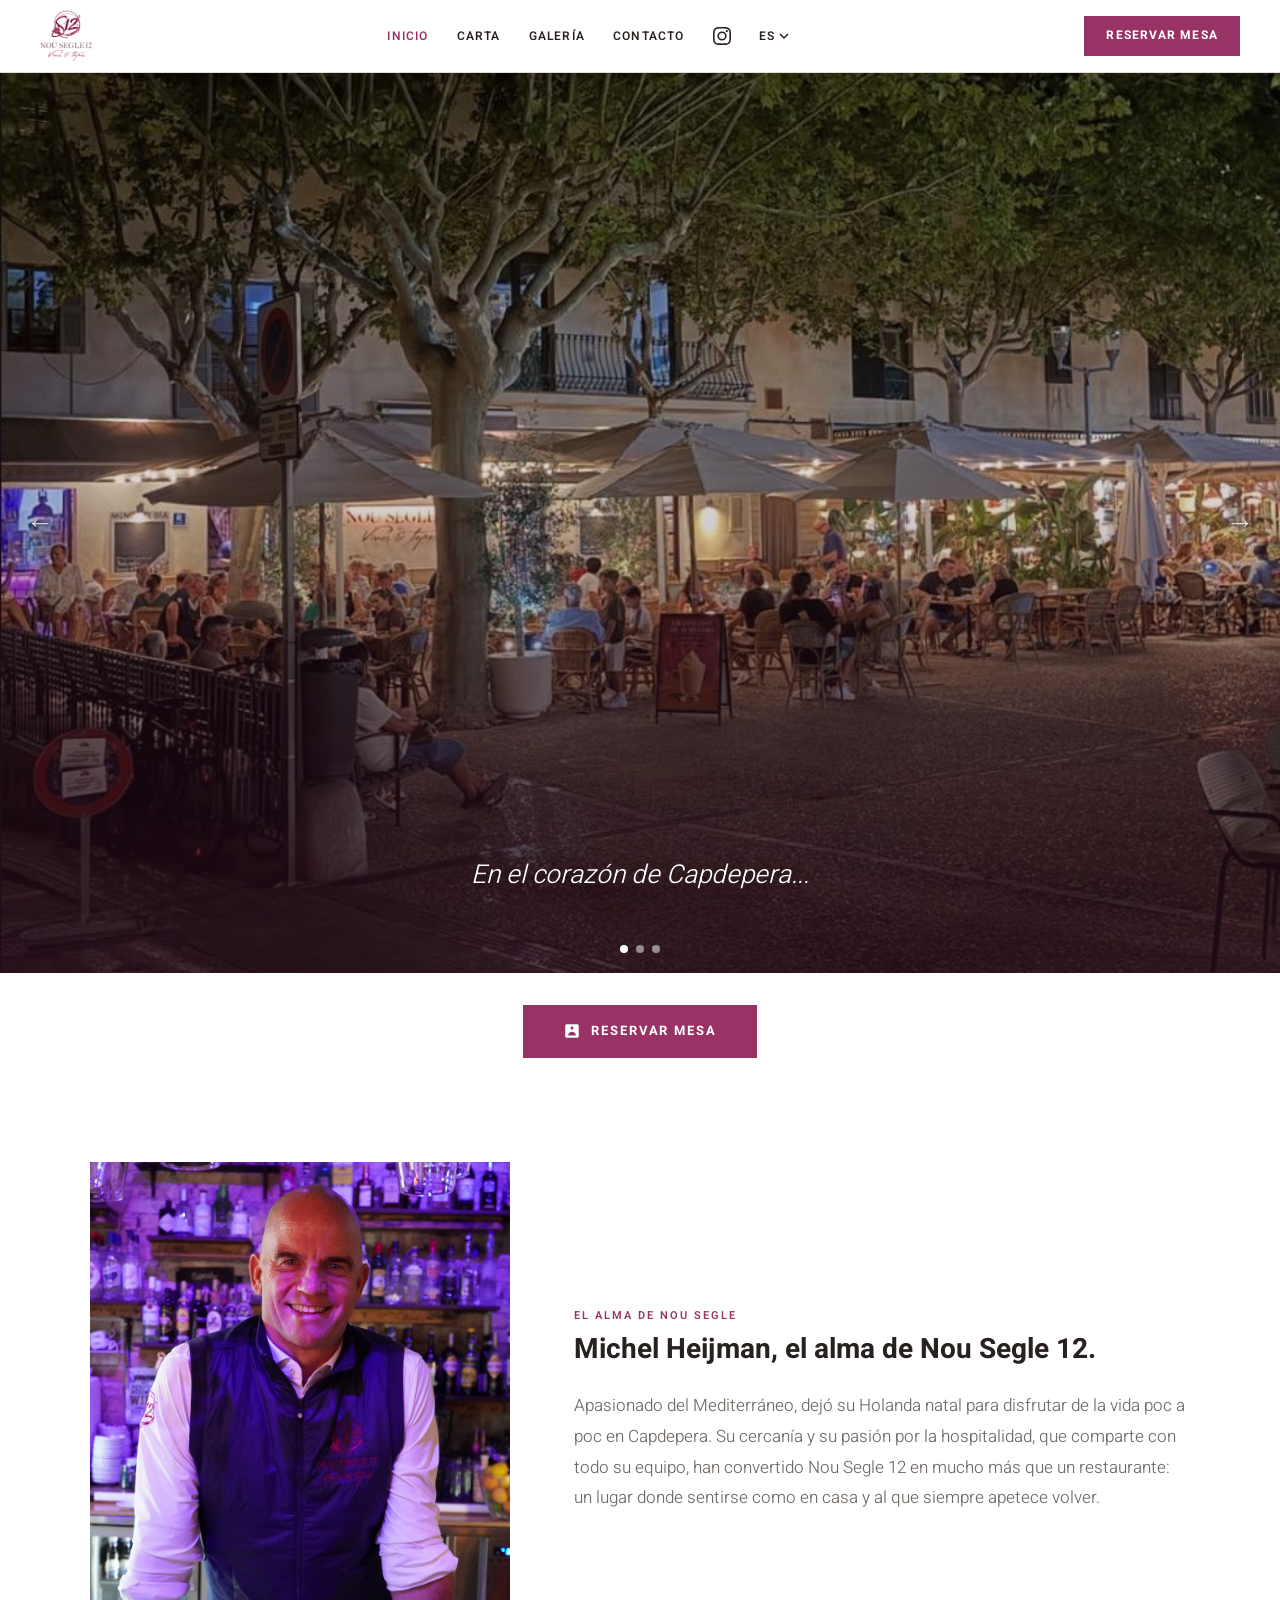
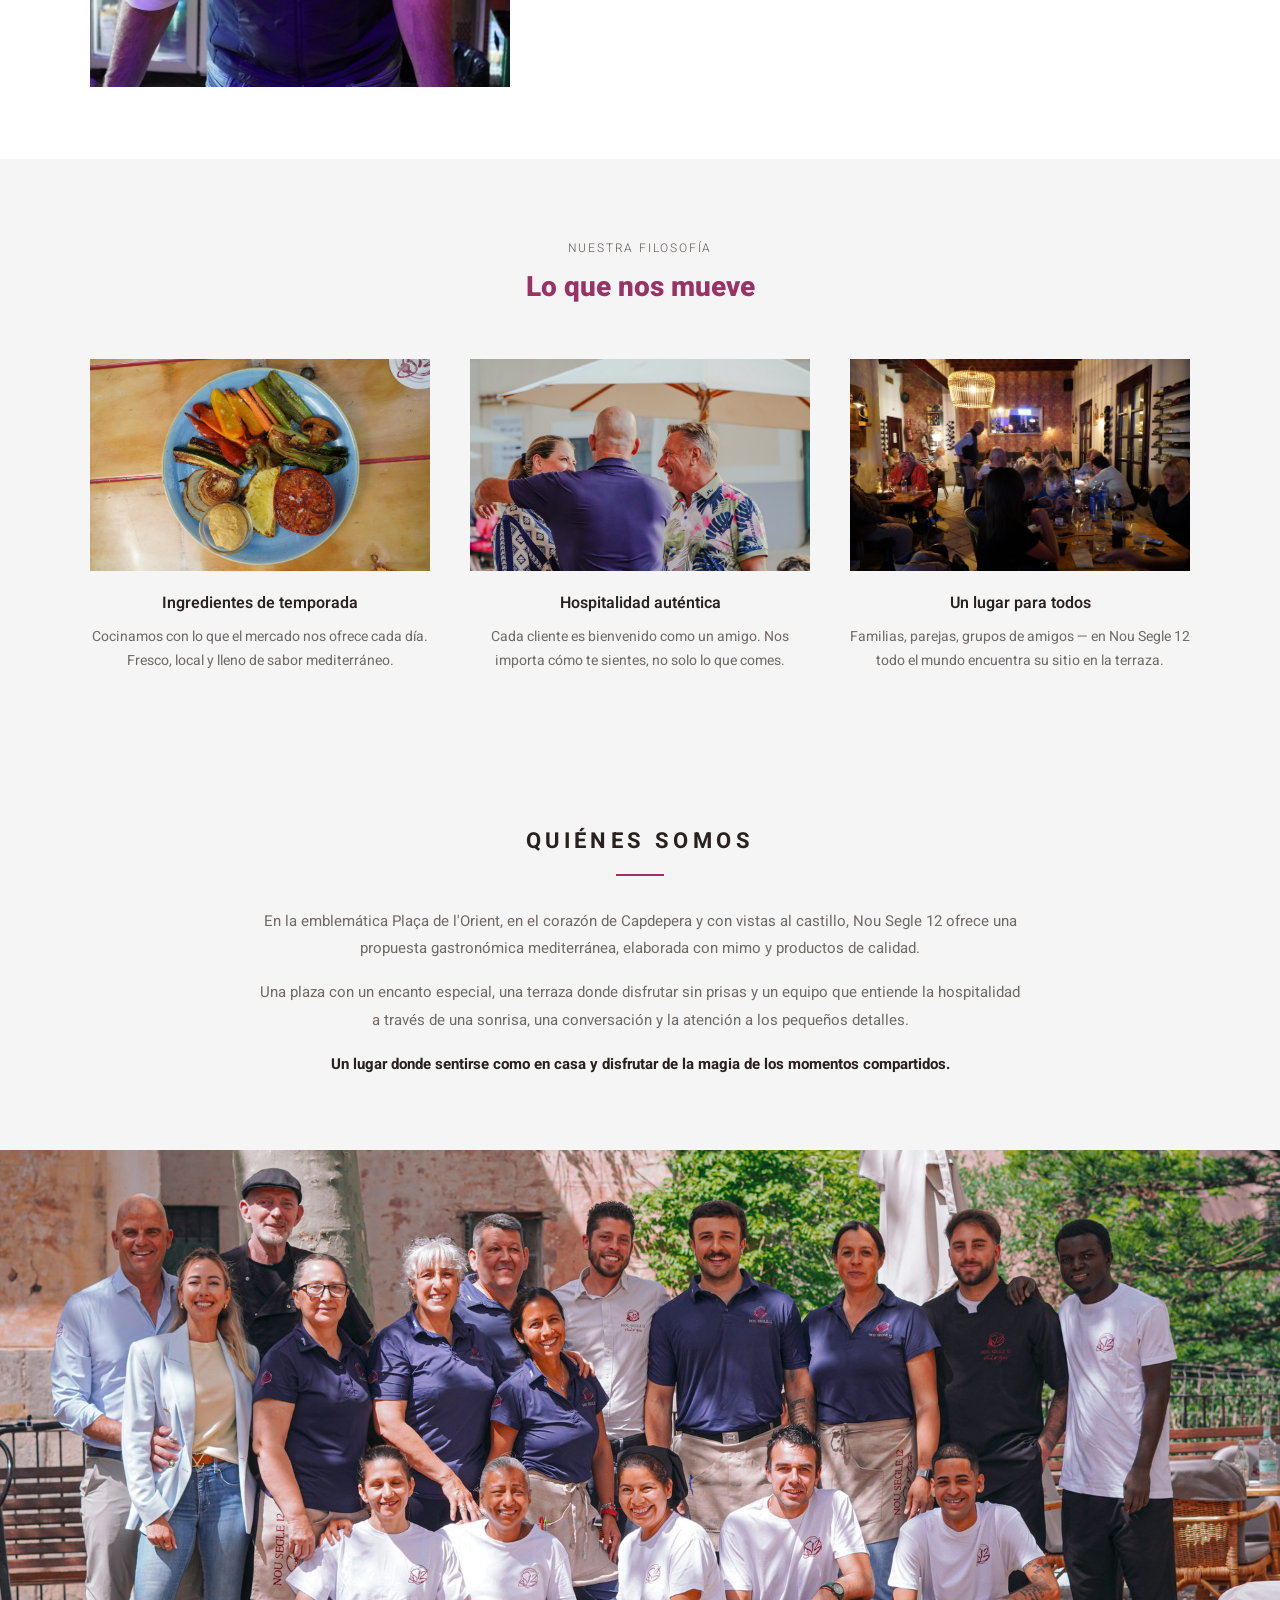
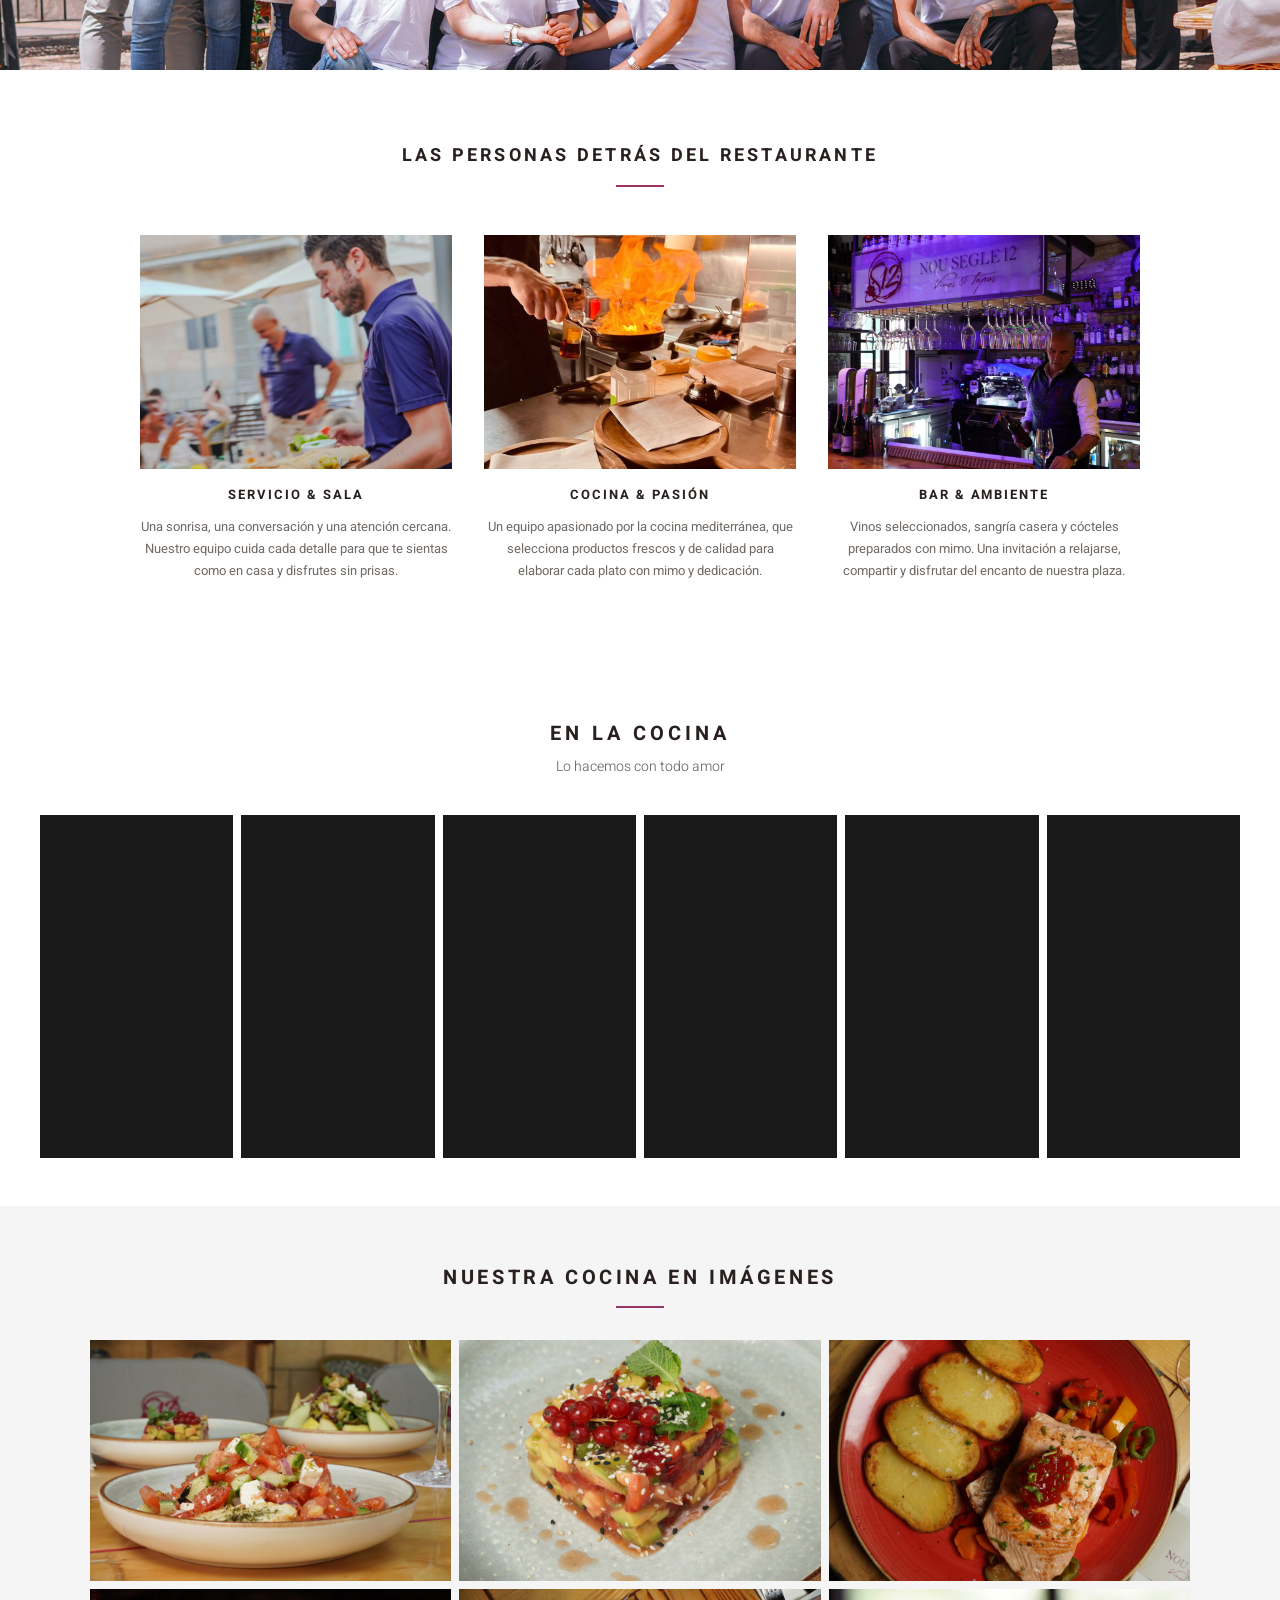
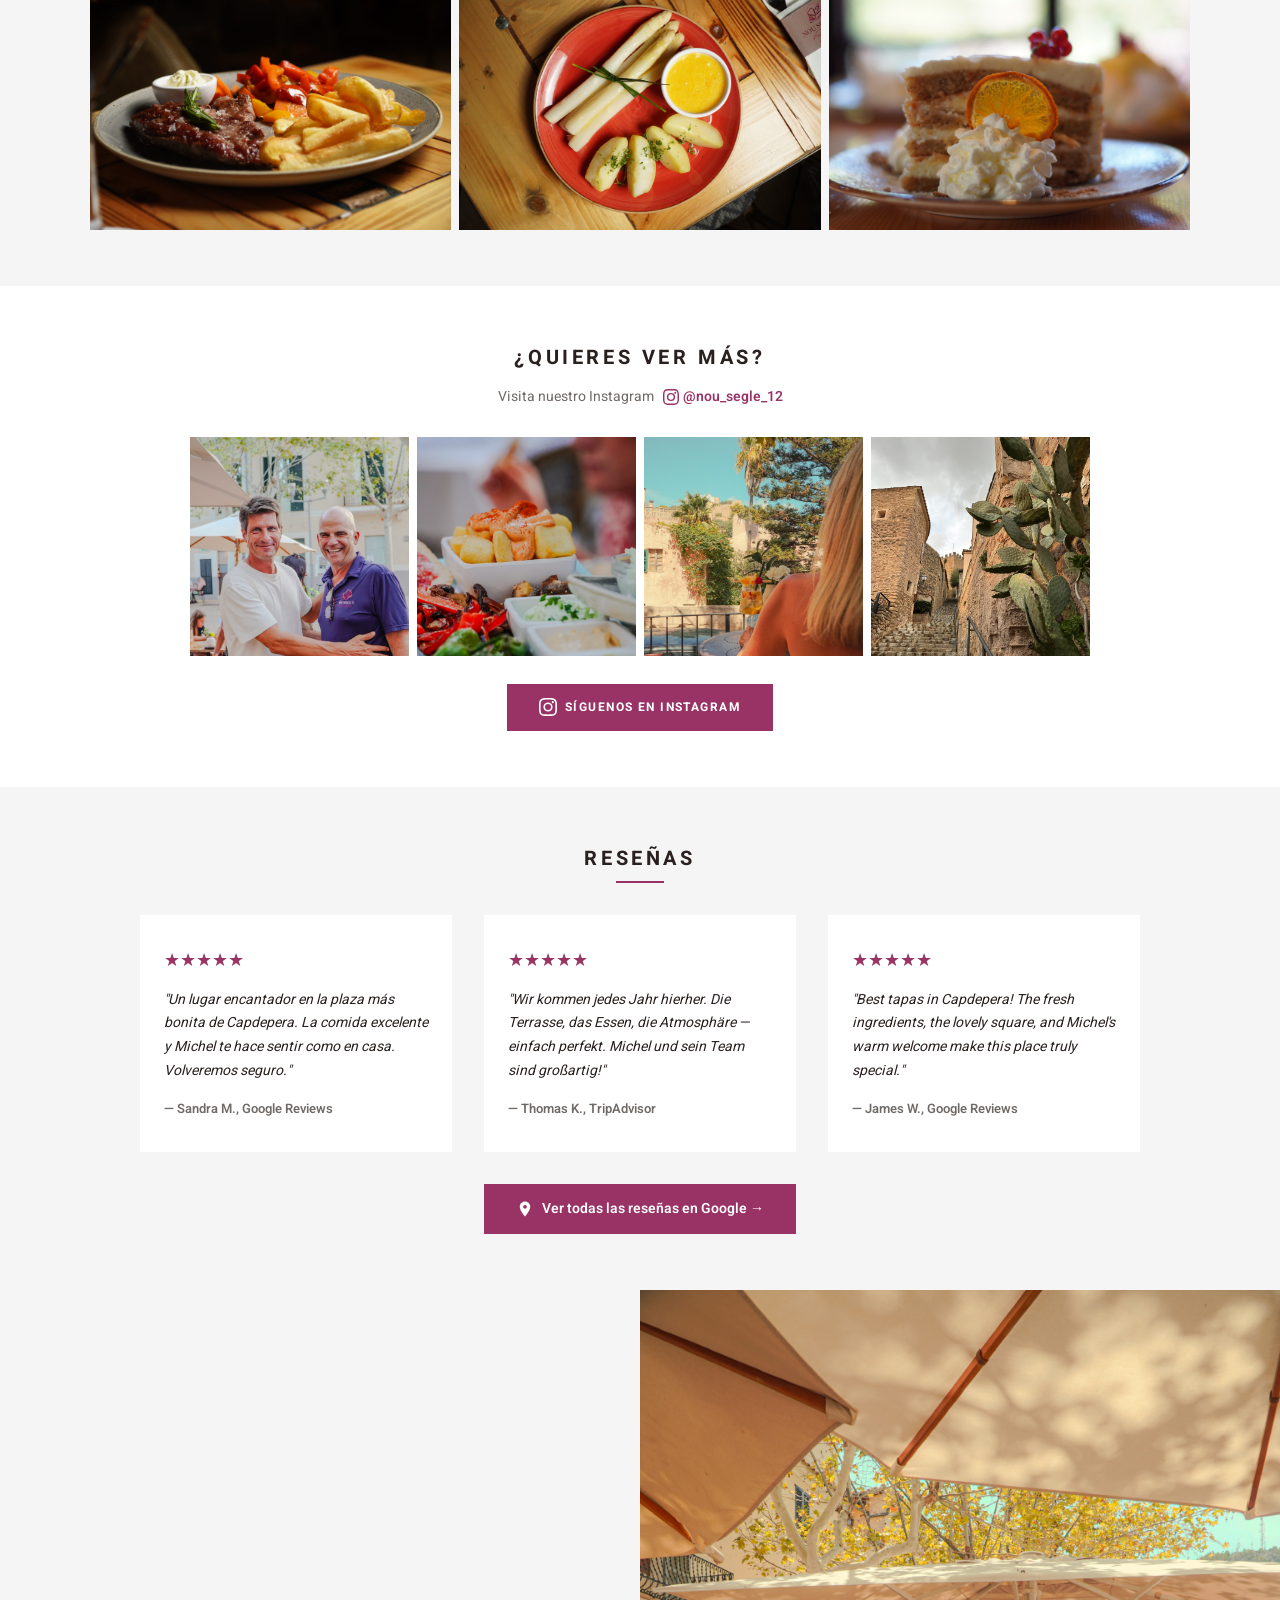
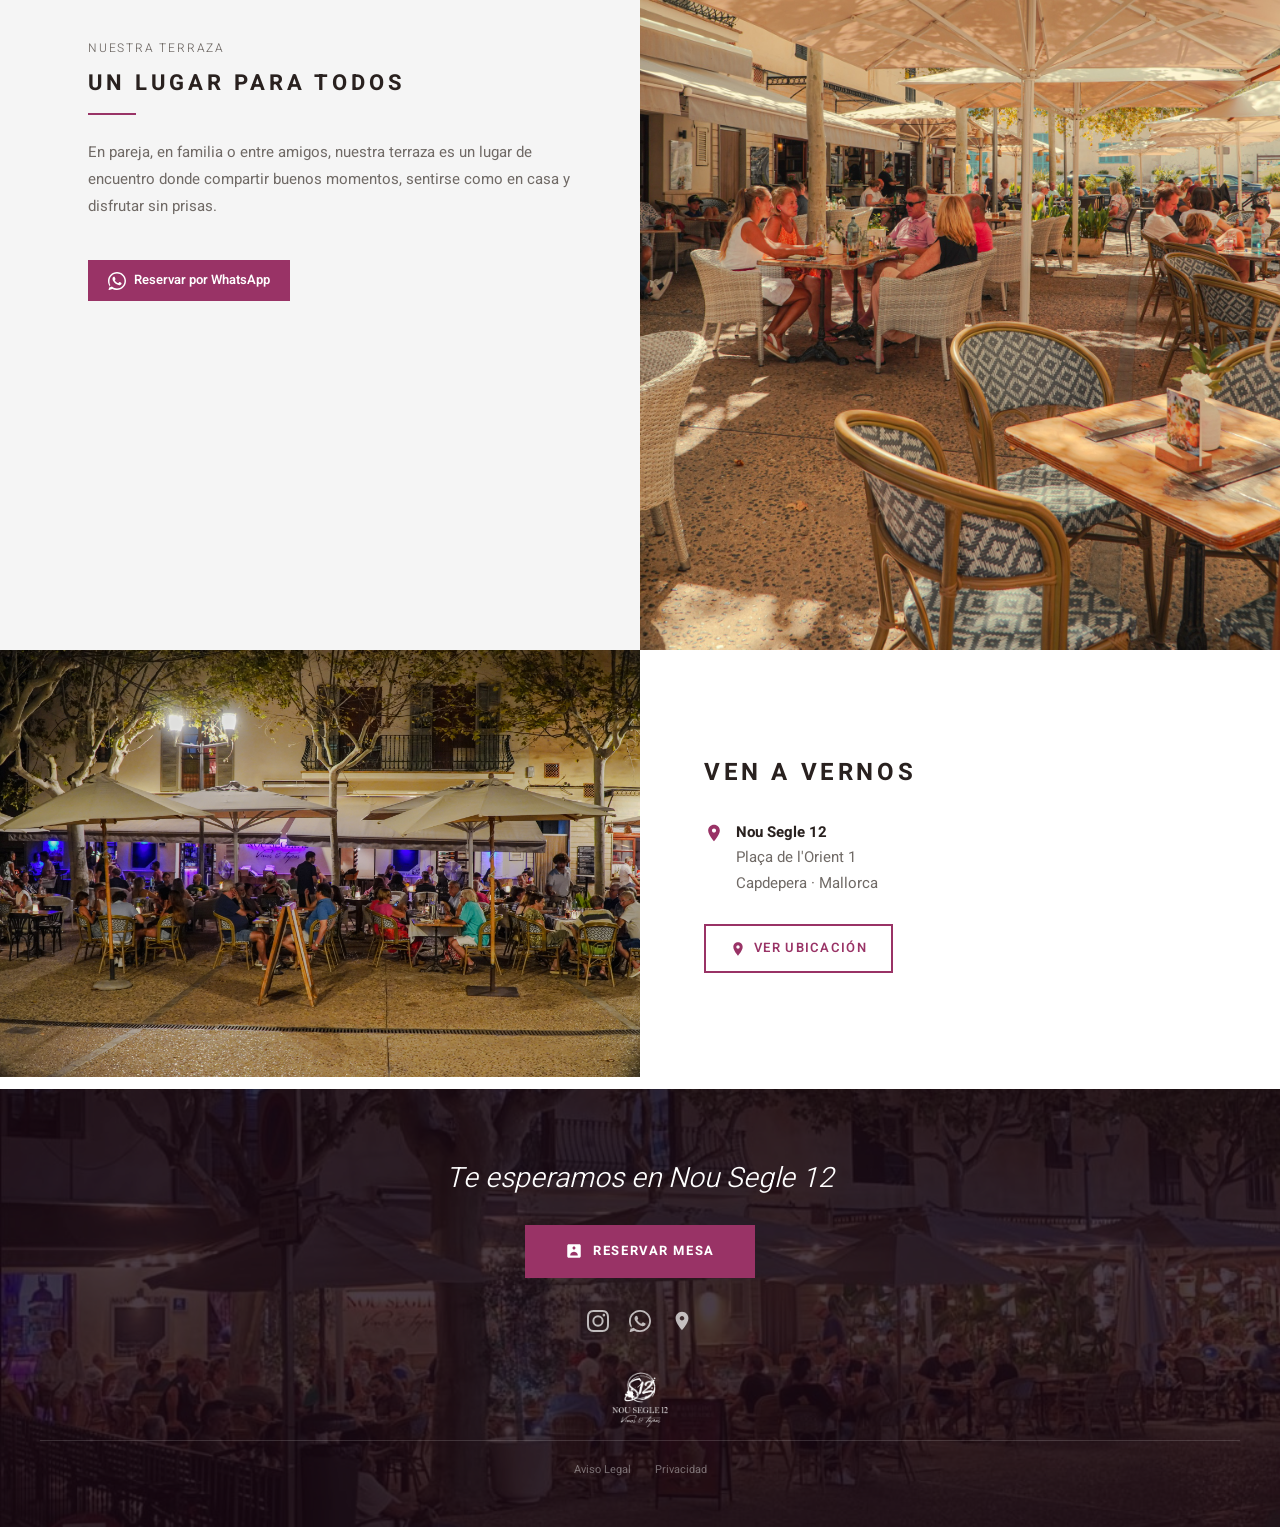
<file: index.html>
<!DOCTYPE html>
<html lang="es">
<head>
  <meta charset="UTF-8">
  <meta name="viewport" content="width=device-width, initial-scale=1.0">
  <title>Nou Segle 12 — Vinos & Tapas · Capdepera, Mallorca</title>
  <link rel="preconnect" href="https://fonts.googleapis.com">
  <link href="https://fonts.googleapis.com/css2?family=Heebo:wght@300;400;600;800&display=swap" rel="stylesheet">
  <link rel="stylesheet" href="style.css">
  <script src="translations.js" defer></script>
  <style>
    /* ======== NAV ======== */
    .nav-v2 {
      background: #ffffff;
      border-bottom: 1px solid #e8ddd4;
      padding: 0 40px;
      position: absolute;
      top: 0;
      left: 0;
      right: 0;
      z-index: 200;
      transition: background 0.3s, border-color 0.3s;
    }
    .nav-v2.scrolled {
      position: fixed;
      background: #ffffff;
      border-bottom: 1px solid #e8ddd4;
    }
    .nav-v2.scrolled .nav-v2-logo-naam { color: #29211F; }
    .nav-v2.scrolled .nav-v2-logo-sub { color: #706A66; }
    .nav-v2.scrolled .nav-v2-links a { color: #29211F; }
    .nav-v2.scrolled .nav-v2-links a:hover,
    .nav-v2.scrolled .nav-v2-links a.active { color: #993366; }
    .nav-v2.scrolled .nav-v2-links .nav-icon a { color: #29211F; }
    .nav-v2.scrolled .nav-v2-toggle span { background: #29211F; }
    .nav-v2-inner {
      max-width: 1200px;
      margin: 0 auto;
      display: flex;
      align-items: center;
      justify-content: space-between;
      height: 72px;
    }
    .nav-v2-logo {
      display: flex;
      align-items: center;
      gap: 10px;
      text-decoration: none;
    }
    .nav-v2-logo img {
      height: 52px;
      width: auto;
    }
    .nav-v2-logo-tekst {
      line-height: 1.2;
    }
    .nav-v2-logo-naam {
      font-size: 13px;
      font-weight: 800;
      color: #29211F;
      letter-spacing: 0.05em;
      text-transform: uppercase;
    }
    .nav-v2-logo-sub {
      font-size: 11px;
      font-weight: 300;
      color: #706A66;
      font-style: italic;
    }
    .nav-v2-links {
      display: flex;
      align-items: center;
      gap: 28px;
      list-style: none;
    }
    .nav-v2-links a {
      font-size: 12px;
      font-weight: 600;
      letter-spacing: 0.1em;
      text-transform: uppercase;
      color: #29211F;
      text-decoration: none;
      transition: color 0.2s;
    }
    .nav-v2-links a:hover,
    .nav-v2-links a.active {
      color: #993366;
    }
    .nav-v2-links .nav-icon a {
      color: #29211F;
      display: flex;
      align-items: center;
    }
    .nav-v2-links .nav-icon a svg {
      width: 18px;
      height: 18px;
    }
    .nav-v2-btn {
      display: inline-flex;
      align-items: center;
      gap: 8px;
      background: #993366;
      color: #ffffff;
      font-size: 12px;
      font-weight: 700;
      letter-spacing: 0.1em;
      text-transform: uppercase;
      padding: 10px 22px;
      border-radius: 0;
      text-decoration: none;
      transition: background 0.2s;
      white-space: nowrap;
    }
    .nav-v2-btn:hover {
      background: #AF3B75;
    }
    .nav-v2-toggle {
      display: none;
      background: none;
      border: none;
      cursor: pointer;
      padding: 8px;
    }
    .nav-v2-toggle span {
      display: block;
      width: 24px;
      height: 2px;
      background: #29211F;
      margin: 5px 0;
      border-radius: 2px;
      transition: all 0.25s;
    }

    /* ======== CAROUSEL ======== */
    .carousel {
      position: relative;
      overflow: hidden;
      height: 100vh;
      min-height: 600px;
      background: #29211F;
    }
    .carousel-track {
      display: flex;
      height: 100%;
      transition: transform 0.6s ease;
    }
    .carousel-slide {
      min-width: 100%;
      height: 100%;
      position: relative;
      background-size: cover;
      background-position: center;
      flex-shrink: 0;
      overflow: hidden;
    }
    .carousel-slide-1 { background-image: url('Brand_assets/Images/Sfeer_foto.jpg'); }
    .carousel-slide-2 { background-image: url('Brand_assets/Images/Header_2.JPEG'); }
    .carousel-slide-3 { background-image: url('Brand_assets/Images/IMG_6866.jpg'); background-position: left 35% top 15%; }
    .carousel-overlay {
      position: absolute;
      inset: 0;
      background: linear-gradient(to top, rgba(40,10,30,0.65) 0%, rgba(40,10,30,0.1) 60%, transparent 100%);
    }
    .carousel-text {
      position: absolute;
      bottom: 80px;
      left: 50%;
      transform: translateX(-50%);
      color: #ffffff;
      z-index: 2;
      text-align: center;
      width: 100%;
      padding: 0 40px;
    }
    .carousel-text h1 {
      font-size: 26px;
      font-weight: 300;
      font-style: italic;
      line-height: 1.3;
      text-shadow: 0 2px 16px rgba(0,0,0,0.4);
      white-space: nowrap;
    }
    .carousel-slide-2 .carousel-text {
      bottom: 80px;
      top: auto;
    }
    /* Prev arrow */
    .carousel-prev, .carousel-next {
      position: absolute;
      top: 50%;
      transform: translateY(-50%);
      background: none;
      border: none;
      color: #fff;
      cursor: pointer;
      font-size: 28px;
      z-index: 3;
      padding: 10px;
      text-shadow: 0 1px 4px rgba(0,0,0,0.5);
      transition: opacity 0.2s;
      opacity: 0.8;
    }
    .carousel-prev { left: 16px; }
    .carousel-next { right: 16px; }
    .carousel-prev:hover, .carousel-next:hover { opacity: 1; }
    /* Dots */
    .carousel-dots {
      position: absolute;
      bottom: 20px;
      left: 50%;
      transform: translateX(-50%);
      display: flex;
      gap: 8px;
      z-index: 3;
    }
    .carousel-dot {
      width: 8px;
      height: 8px;
      border-radius: 50%;
      background: rgba(255,255,255,0.5);
      border: none;
      cursor: pointer;
      padding: 0;
      transition: background 0.2s;
    }
    .carousel-dot.active { background: #ffffff; }

    /* ======== CTA BLOCK ======== */
    .cta-reservar {
      padding: 32px 40px;
      text-align: center;
      background: #ffffff;
    }
    .cta-reservar a {
      display: inline-flex;
      align-items: center;
      gap: 10px;
      background: #993366;
      color: #ffffff;
      font-size: 13px;
      font-weight: 700;
      letter-spacing: 0.15em;
      text-transform: uppercase;
      padding: 16px 40px;
      border-radius: 0;
      text-decoration: none;
      transition: background 0.2s;
    }
    .cta-reservar a:hover { background: #AF3B75; }
    .cta-reservar svg { width: 18px; height: 18px; fill: #ffffff; }

    /* ======== MICHEL ======== */
    .michel-v2 {
      padding: 72px 40px;
      background: #ffffff;
    }
    .michel-v2-inner {
      max-width: 1100px;
      margin: 0 auto;
      display: grid;
      grid-template-columns: 420px 1fr;
      gap: 64px;
      align-items: center;
    }
    .michel-v2-foto img {
      width: 100%;
      aspect-ratio: 4/5;
      object-fit: cover;
      border-radius: 0;
    }
    .michel-v2-tekst .alma-label {
      font-size: 11px;
      font-weight: 600;
      letter-spacing: 0.18em;
      text-transform: uppercase;
      color: #993366;
      display: block;
      margin-bottom: 8px;
    }
    .michel-v2-tekst h2 {
      font-size: 28px;
      font-weight: 700;
      color: #29211F;
      margin-bottom: 24px;
      line-height: 1.25;
    }
    .michel-v2-tekst .michel-intro {
      font-size: 17px;
      font-weight: 300;
      color: #706A66;
      line-height: 1.8;
      margin-bottom: 28px;
    }
    .michel-v2-tekst .michel-intro strong {
      font-style: normal;
      font-weight: 700;
    }
    .michel-v2-tekst .michel-body {
      font-size: 15px;
      color: #706A66;
      line-height: 1.8;
      margin-bottom: 24px;
    }
    .michel-v2-tekst .michel-link {
      display: inline-block;
      font-size: 14px;
      font-weight: 600;
      letter-spacing: 0.04em;
      color: #993366;
      text-decoration: none;
      border-bottom: 1.5px solid #993366;
      padding-bottom: 2px;
      transition: color 0.2s, border-color 0.2s;
    }
    .michel-v2-tekst .michel-link:hover {
      color: #AF3B75;
      border-color: #AF3B75;
    }

    /* ======== QUIÉNES SOMOS ======== */
    .quienes-v2 {
      padding: 72px 40px;
      background: #F5F5F5;
      text-align: center;
    }
    .quienes-v2-inner {
      max-width: 760px;
      margin: 0 auto;
    }
    .quienes-v2 h2 {
      font-size: 22px;
      font-weight: 700;
      letter-spacing: 0.2em;
      text-transform: uppercase;
      color: #29211F;
      margin-bottom: 14px;
    }
    .section-underline {
      width: 48px;
      height: 2px;
      background: #993366;
      margin: 0 auto 32px;
    }
    .quienes-v2 p {
      font-size: 15px;
      color: #706A66;
      line-height: 1.85;
      margin-bottom: 16px;
    }
    .quienes-v2 p:last-child {
      font-weight: 700;
      color: #29211F;
      margin-bottom: 0;
    }

    /* ======== TEAM FOTO ======== */
    .team-foto-sectie {
      background: #ffffff;
    }
    .team-foto-sectie img {
      width: 100%;
      display: block;
      max-height: 520px;
      object-fit: cover;
      object-position: center top;
    }
    @media (max-width: 768px) {
      .team-foto-sectie img {
        max-height: none;
        object-fit: contain;
      }
    }

    /* ======== LAS PERSONAS ======== */
    .personas {
      padding: 72px 40px;
      background: #ffffff;
      text-align: center;
    }
    .personas-inner {
      max-width: 1000px;
      margin: 0 auto;
    }
    .personas h2 {
      font-size: 18px;
      font-weight: 700;
      letter-spacing: 0.18em;
      text-transform: uppercase;
      color: #29211F;
      margin-bottom: 14px;
    }
    .personas-grid {
      display: grid;
      grid-template-columns: repeat(3, 1fr);
      gap: 32px;
      margin-top: 48px;
    }
    .persona-item img,
    .persona-item .placeholder {
      width: 100%;
      aspect-ratio: 4/3;
      object-fit: cover;
      border-radius: 0;
      margin-bottom: 16px;
    }
    .persona-item h4 {
      font-size: 13px;
      font-weight: 700;
      letter-spacing: 0.15em;
      text-transform: uppercase;
      color: #29211F;
      margin-bottom: 10px;
    }
    .persona-item p {
      font-size: 13px;
      color: #706A66;
      line-height: 1.7;
    }

    /* ======== EN LA COCINA VIDEOS ======== */
    .cocina-videos {
      display: grid;
      grid-template-columns: repeat(6, 1fr);
      gap: 8px;
      max-width: 1200px;
      margin: 0 auto;
    }
    .cocina-video-item {
      position: relative;
      border-radius: 0;
      overflow: hidden;
      background: #1a1a1a;
      cursor: pointer;
    }
    .cocina-video-item video {
      width: 100%;
      aspect-ratio: 9/16;
      object-fit: cover;
      display: block;
    }
    /* Video overlay verwijderd — Elementor Video widget speelt autoplay muted loop */

    /* ======== NUESTRA COCINA FOTOS ======== */
    .cocina-fotos-grid {
      display: grid;
      grid-template-columns: repeat(3, 1fr);
      gap: 8px;
      max-width: 1100px;
      margin: 0 auto;
    }

    /* ======== INSTAGRAM GRID ======== */
    .instagram-grid {
      display: grid;
      grid-template-columns: repeat(4, 1fr);
      gap: 8px;
      max-width: 900px;
      margin: 0 auto;
    }
    .btn-ig {
      display: inline-flex;
      align-items: center;
      gap: 8px;
      background: #993366;
      color: #ffffff;
      font-size: 12px;
      font-weight: 700;
      letter-spacing: 0.12em;
      text-transform: uppercase;
      padding: 14px 32px;
      border-radius: 0;
      text-decoration: none;
      transition: background 0.2s;
    }
    .btn-ig:hover { background: #AF3B75; }

    /* ======== VEN A VERNOS ======== */
    .ven-a-vernos {
      display: grid;
      grid-template-columns: 1fr 1fr;
    }
    .ven-foto {
      min-height: 360px;
      overflow: hidden;
    }
    .ven-foto .placeholder {
      border-radius: 0;
    }
    .ven-info {
      background: #ffffff;
      display: flex;
      flex-direction: column;
      justify-content: center;
      padding: 56px 64px;
    }
    .ven-info h2 {
      font-size: 24px;
      font-weight: 700;
      letter-spacing: 0.15em;
      text-transform: uppercase;
      color: #29211F;
      margin-bottom: 28px;
    }
    .ven-adres {
      display: flex;
      align-items: flex-start;
      gap: 12px;
      font-size: 15px;
      color: #706A66;
      line-height: 1.7;
      margin-bottom: 28px;
    }
    .ven-adres svg { flex-shrink: 0; margin-top: 3px; }
    .ven-adres strong { color: #29211F; font-weight: 700; }
    .btn-ubicacion {
      display: inline-flex;
      align-items: center;
      gap: 8px;
      color: #993366;
      font-size: 13px;
      font-weight: 600;
      letter-spacing: 0.1em;
      text-transform: uppercase;
      border: 2px solid #993366;
      padding: 12px 24px;
      border-radius: 0;
      text-decoration: none;
      width: fit-content;
      transition: background 0.2s, color 0.2s;
    }
    .btn-ubicacion:hover { background: #993366; color: #ffffff; }

    /* ======== FOOTER FINAL ======== */
    .footer-final {
      position: relative;
      overflow: hidden;
      text-align: center;
    }
    .footer-final-bg {
      position: absolute;
      inset: 0;
      background-size: cover;
      background-position: center;
    }
    .footer-final-overlay {
      position: absolute;
      inset: 0;
      background: rgba(25, 8, 20, 0.78);
    }
    .footer-final-content {
      position: relative;
      z-index: 1;
      padding: 72px 40px 48px;
      color: #ffffff;
    }
    .footer-final-cta {
      font-size: 28px;
      font-weight: 300;
      font-style: italic;
      color: #ffffff;
      margin-bottom: 28px;
      line-height: 1.3;
    }
    .footer-final-btn {
      display: inline-flex;
      align-items: center;
      gap: 10px;
      background: #993366;
      color: #ffffff;
      font-size: 13px;
      font-weight: 700;
      letter-spacing: 0.12em;
      text-transform: uppercase;
      padding: 16px 40px;
      border-radius: 0;
      text-decoration: none;
      transition: background 0.2s;
      margin-bottom: 32px;
    }
    .footer-final-btn:hover { background: #AF3B75; }
    .footer-final-icons {
      display: flex;
      justify-content: center;
      gap: 20px;
      margin-bottom: 32px;
    }
    .footer-final-icons a {
      color: rgba(255,255,255,0.7);
      transition: color 0.2s;
    }
    .footer-final-icons a:hover { color: #ffffff; }
    .footer-final-logo {
      height: 56px;
      margin: 0 auto 12px;
      display: block;
      filter: brightness(0) invert(1);
    }
    .footer-final-naam {
      font-size: 14px;
      font-weight: 800;
      letter-spacing: 0.2em;
      color: #ffffff;
      margin-bottom: 4px;
    }
    .footer-final-sub {
      font-size: 12px;
      font-weight: 300;
      font-style: italic;
      color: rgba(255,255,255,0.7);
      margin-bottom: 8px;
    }
    .footer-final-ciudad {
      font-size: 11px;
      font-weight: 300;
      letter-spacing: 0.2em;
      color: rgba(255,255,255,0.5);
      margin-bottom: 24px;
    }
    .footer-final-legal {
      display: flex;
      justify-content: center;
      gap: 24px;
      padding-top: 20px;
      border-top: 1px solid rgba(255,255,255,0.15);
    }
    .footer-final-legal a {
      font-size: 11px;
      color: rgba(255,255,255,0.4);
      text-decoration: none;
    }
    .footer-final-legal a:hover { color: rgba(255,255,255,0.8); }

    /* ======== RESPONSIVE ======== */
    @media (max-width: 768px) {
      .nav-v2 { padding: 0 20px; }
      .nav-v2-links { display: none; }
      .nav-v2-btn-wrap { display: none; }
      .nav-v2-toggle { display: block; }
      .nav-v2-inner { height: 60px; }
      .nav-v2-links.open {
        display: flex;
        flex-direction: column;
        position: absolute;
        top: 60px;
        left: 0;
        right: 0;
        background: #ffffff;
        border-bottom: 1px solid #e8ddd4;
        padding: 20px;
        gap: 16px;
        z-index: 999;
        box-shadow: 0 8px 24px rgba(0,0,0,0.1);
      }
      .nav-v2-links a { font-size: 14px; }
      .carousel { height: 85vh; min-height: 480px; }
      .carousel-text { left: 50%; bottom: 56px; padding: 0 20px; }
      .carousel-text h1 { font-size: 16px; }
      .michel-v2 { padding: 48px 20px; }
      .michel-v2-inner { grid-template-columns: 1fr; gap: 28px; }
      .michel-v2-tekst h2 { font-size: 28px; }
      .quienes-v2 { padding: 48px 20px; }
      .personas { padding: 48px 20px; }
      .personas-grid { grid-template-columns: 1fr; gap: 24px; }
      .cta-reservar { padding: 24px 20px; }
      .cocina-videos { grid-template-columns: repeat(2, 1fr); }
      .cocina-fotos-grid { grid-template-columns: repeat(2, 1fr); }
      .instagram-grid { grid-template-columns: repeat(2, 1fr); }
      .ven-a-vernos { grid-template-columns: 1fr; }
      .ven-info { padding: 40px 20px; }
      .footer-final-cta { font-size: 22px; }
    }

    /* ---- Filosofie ---- */
    .filosofie-sectie {
      padding: 80px 40px;
    }
    .filosofie-inner {
      max-width: 1100px;
      margin: 0 auto;
    }
    .filosofie-header {
      text-align: center;
      margin-bottom: 48px;
    }
    .filosofie-header h2 {
      font-size: 28px;
      font-weight: 800;
      color: #993366;
    }
    .filosofie-grid {
      display: grid;
      grid-template-columns: repeat(3, 1fr);
      gap: 40px;
    }
    .filosofie-item {
      text-align: center;
    }
    .filosofie-item h3 {
      font-size: 16px;
      font-weight: 600;
      color: #29211F;
      margin-bottom: 8px;
    }
    .filosofie-item p {
      font-size: 14px;
      color: #706A66;
      line-height: 1.7;
    }

    /* ---- Un lugar para todos ---- */
    .lugar-section {
      background: #F5F5F5;
    }
    .lugar-inner {
      display: grid;
      grid-template-columns: 1fr 1fr;
    }
    .lugar-foto {
      min-height: 400px;
      order: 2;
    }
    .lugar-tekst {
      display: flex;
      flex-direction: column;
      justify-content: center;
      padding: 60px 48px;
      max-width: 600px;
      margin-left: auto;
      order: 1;
    }
    .lugar-tekst h2 {
      font-size: 22px;
      font-weight: 700;
      letter-spacing: 0.18em;
      text-transform: uppercase;
      color: #29211F;
      margin-bottom: 12px;
    }
    .lugar-tekst p {
      font-size: 15px;
      color: #706A66;
      line-height: 1.8;
    }
    @media (max-width: 768px) {
      .lugar-inner {
        grid-template-columns: 1fr;
      }
      .lugar-foto {
        min-height: 300px;
        order: 1;
      }
      .lugar-tekst {
        padding: 40px 20px;
        order: 2;
        margin-left: 0;
      }
      .filosofie-sectie { padding: 48px 20px; }
      .filosofie-grid { grid-template-columns: 1fr; gap: 32px; }
    }
  </style>
</head>
<body>

  <!-- ======== NAVIGATIE V2 ======== -->
  <nav class="nav-v2 nav-solid">
    <div class="nav-v2-inner">

      <a href="index.html" class="nav-v2-logo">
        <img src="Brand_assets/Images/Nousegle12_logo.png" alt="Nou Segle 12">
      </a>

      <button class="nav-v2-toggle" aria-label="Menu" id="navToggle">
        <span></span><span></span><span></span>
      </button>

      <ul class="nav-v2-links" id="navLinks">
        <li><a href="index.html" class="active" data-i18n="nav_home">Inicio</a></li>

        <li><a href="carta.html" data-i18n="nav_carta">Nuestra cocina</a></li>
        <li><a href="index.html#galeria" data-i18n="nav_galeria">Galería</a></li>
        <li><a href="contacto.html" data-i18n="nav_contacto">Contacto</a></li>
        <li class="nav-icon">
          <a href="https://www.instagram.com/nou_segle_12/" target="_blank" rel="noopener" aria-label="Instagram">
            <svg viewBox="0 0 24 24" fill="currentColor"><path d="M12 2.163c3.204 0 3.584.012 4.85.07 3.252.148 4.771 1.691 4.919 4.919.058 1.265.069 1.645.069 4.849 0 3.205-.012 3.584-.069 4.849-.149 3.225-1.664 4.771-4.919 4.919-1.266.058-1.644.07-4.85.07-3.204 0-3.584-.012-4.849-.07-3.26-.149-4.771-1.699-4.919-4.92-.058-1.265-.07-1.644-.07-4.849 0-3.204.013-3.583.07-4.849.149-3.227 1.664-4.771 4.919-4.919 1.266-.057 1.645-.069 4.849-.069zM12 0C8.741 0 8.333.014 7.053.072 2.695.272.273 2.69.073 7.052.014 8.333 0 8.741 0 12c0 3.259.014 3.668.072 4.948.2 4.358 2.618 6.78 6.98 6.98C8.333 23.986 8.741 24 12 24c3.259 0 3.668-.014 4.948-.072 4.354-.2 6.782-2.618 6.979-6.98.059-1.28.073-1.689.073-4.948 0-3.259-.014-3.667-.072-4.947-.196-4.354-2.617-6.78-6.979-6.98C15.668.014 15.259 0 12 0zm0 5.838a6.162 6.162 0 100 12.324 6.162 6.162 0 000-12.324zM12 16a4 4 0 110-8 4 4 0 010 8zm6.406-11.845a1.44 1.44 0 100 2.881 1.44 1.44 0 000-2.881z"/></svg>
          </a>
        </li>
        <li class="lang-dropdown">
          <button class="lang-dropdown-toggle"><span class="lang-code">ES</span><svg viewBox="0 0 10 6"><path d="M1 1l4 4 4-4" stroke="currentColor" stroke-width="1.5" fill="none"/></svg></button>
          <div class="lang-dropdown-menu">
            <a href="#" data-lang="es" class="active">ES</a>
            <a href="#" data-lang="de">DE</a>
            <a href="#" data-lang="en">EN</a>
            <a href="#" data-lang="fr">FR</a>
          </div>
        </li>
      </ul>

      <div class="nav-v2-btn-wrap">
        <a href="https://wa.me/34650895211?text=Hola!%20Quisiera%20reservar%20una%20mesa%20para%20%5Bn%C2%BA%20personas%5D%20personas%2C%20el%20d%C3%ADa%20%5Bfecha%5D%20a%20las%20%5Bhora%5D.%20A%20nombre%20de%3A%20%5Bnombre%5D.%20%C2%A1Gracias!" target="_blank" rel="noopener" class="nav-v2-btn">
          <span data-i18n="btn_reservar_mesa">Reservar mesa</span>
        </a>
      </div>

    </div>
  </nav>

  <!-- ======== HERO CAROUSEL ======== -->
  <!-- Elementor: deze carousel nabouwen met Smart Slider 3 (gratis plugin) -->
  <section class="carousel" aria-label="Galería principal">
    <div class="carousel-track" id="carouselTrack">
      <div class="carousel-slide carousel-slide-1">
        <div class="carousel-overlay"></div>
        <div class="carousel-text">
          <h1 data-i18n="hero_slide1" data-i18n-html="true">En el corazón de Capdepera...</h1>
        </div>
      </div>
      <div class="carousel-slide carousel-slide-2">
        <div class="carousel-overlay"></div>
        <div class="carousel-text">
          <h1 data-i18n="hero_slide2" data-i18n-html="true">Buena gastronomía, una sonrisa y el placer de sentirse como en casa.</h1>
        </div>
      </div>
      <div class="carousel-slide carousel-slide-3">
        <div class="carousel-overlay"></div>
        <div class="carousel-text">
          <h1 data-i18n="hero_slide3" data-i18n-html="true">Un rincón único del Mediterráneo.</h1>
        </div>
      </div>
    </div>

    <button class="carousel-prev" id="carouselPrev" aria-label="Anterior">&#8592;</button>
    <button class="carousel-next" id="carouselNext" aria-label="Siguiente">&#8594;</button>

    <div class="carousel-dots">
      <button class="carousel-dot active" data-index="0" aria-label="Slide 1"></button>
      <button class="carousel-dot" data-index="1" aria-label="Slide 2"></button>
      <button class="carousel-dot" data-index="2" aria-label="Slide 3"></button>
    </div>
  </section>

  <!-- ======== CTA RESERVAR MESA ======== -->
  <div class="cta-reservar">
    <a href="https://wa.me/34650895211?text=Hola!%20Quisiera%20reservar%20una%20mesa%20para%20%5Bn%C2%BA%20personas%5D%20personas%2C%20el%20d%C3%ADa%20%5Bfecha%5D%20a%20las%20%5Bhora%5D.%20A%20nombre%20de%3A%20%5Bnombre%5D.%20%C2%A1Gracias!" target="_blank" rel="noopener">
      <svg viewBox="0 0 24 24" xmlns="http://www.w3.org/2000/svg"><path d="M19 3H5c-1.1 0-2 .9-2 2v14c0 1.1.9 2 2 2h14c1.1 0 2-.9 2-2V5c0-1.1-.9-2-2-2zm-7 3c1.1 0 2 .9 2 2s-.9 2-2 2-2-.9-2-2 .9-2 2-2zm5 12H7v-1c0-2.67 3.33-4 5-4s5 1.33 5 4v1z"/></svg>
      Reservar mesa
    </a>
  </div>

  <!-- ======== MICHEL ======== -->
  <section class="michel-v2">
    <div class="michel-v2-inner">
      <div class="michel-v2-foto">
        <img src="Brand_assets/Images/Portret_foto_michel_01.JPEG" alt="Michel Heijman — Nou Segle 12">
      </div>
      <div class="michel-v2-tekst">
        <span class="alma-label" data-i18n="home_michel_label">El alma de Nou Segle</span>
        <h2 data-i18n="home_michel_title">Michel Heijman, el alma de Nou Segle 12.</h2>
        <p class="michel-intro" data-i18n="home_michel_intro">Apasionado del Mediterráneo, dejó su Holanda natal para disfrutar de la vida poc a poc en Capdepera. Su cercanía y su pasión por la hospitalidad, que comparte con todo su equipo, han convertido Nou Segle 12 en mucho más que un restaurante: un lugar donde sentirse como en casa y al que siempre apetece volver.</p>
      </div>
    </div>
  </section>

  <!-- ==================== FILOSOFIE ==================== -->
  <section class="filosofie-sectie">
    <div class="filosofie-inner">
      <div class="filosofie-header">
        <span class="section-label" data-i18n="quienes_filo_label">Nuestra filosofía</span>
        <h2 data-i18n="quienes_filo_title">Lo que nos mueve</h2>
      </div>

      <div class="filosofie-grid">

        <div class="filosofie-item">
          <img src="Brand_assets/Images/DSC09717.JPG" alt="Ingredientes de temporada" style="width:100%;aspect-ratio:16/10;object-fit:cover;border-radius:0;margin-bottom:20px;">
          <h3 data-i18n="quienes_filo_2_title">Hospitalidad auténtica</h3>
          <p data-i18n="quienes_filo_2_body">Cada cliente es bienvenido como un amigo. Nos importa cómo te sientes, no solo lo que comes.</p>
        </div>

        <div class="filosofie-item">
          <img src="Brand_assets/Images/IMG_0026.jpg" alt="Hospitalidad auténtica" style="width:100%;aspect-ratio:16/10;object-fit:cover;border-radius:0;margin-bottom:20px;">
          <h3 data-i18n="quienes_filo_1_title">Ingredientes de temporada</h3>
          <p data-i18n="quienes_filo_1_body">Cocinamos con lo que el mercado nos ofrece cada día. Fresco, local y lleno de sabor mediterráneo.</p>
        </div>

        <div class="filosofie-item">
          <img src="Brand_assets/Images/Place_for_everyone.JPEG" alt="Un lugar para todos" style="width:100%;aspect-ratio:16/10;object-fit:cover;border-radius:0;margin-bottom:20px;">
          <h3 data-i18n="quienes_filo_3_title">Un lugar para todos</h3>
          <p data-i18n="quienes_filo_3_body">Familias, parejas, grupos de amigos — en Nou Segle 12 todo el mundo encuentra su sitio en la terraza.</p>
        </div>

      </div>
    </div>
  </section>

  <!-- ======== QUIÉNES SOMOS ======== -->
  <section class="quienes-v2">
    <div class="quienes-v2-inner">
      <h2 data-i18n="home_quienes_title">Quiénes somos</h2>
      <div class="section-underline"></div>
      <p data-i18n="home_quienes_p1">En la emblemática Plaça de l'Orient, en el corazón de Capdepera y con vistas al castillo, Nou Segle 12 ofrece una propuesta gastronómica mediterránea, elaborada con mimo y productos de calidad.</p>
      <p data-i18n="home_quienes_p2">Una plaza con un encanto especial, una terraza donde disfrutar sin prisas y un equipo que entiende la hospitalidad a través de una sonrisa, una conversación y la atención a los pequeños detalles.</p>
      <p data-i18n="home_quienes_p3">Un lugar donde sentirse como en casa y disfrutar de la magia de los momentos compartidos.</p>
    </div>
  </section>

  <!-- ======== TEAMFOTO ======== -->
  <section class="team-foto-sectie">
    <img src="Brand_assets/Images/TEAM_FOTO.jpg" alt="El equipo de Nou Segle 12" style="object-position: center 30%;">
  </section>

  <!-- ======== LAS PERSONAS ======== -->
  <section class="personas">
    <div class="personas-inner">
      <h2 data-i18n="home_personas_title">Las personas detrás del restaurante</h2>
      <div class="section-underline"></div>
      <div class="personas-grid">
        <div class="persona-item">
          <img src="Brand_assets/Images/IMG_0025.jpg" alt="Servicio y sala" style="width:100%;height:auto;display:block;margin-bottom:16px;">
          <h4 data-i18n="home_persona1_title">Servicio &amp; Sala</h4>
          <p data-i18n="home_persona1_desc">Una sonrisa, una conversación y una atención cercana. Nuestro equipo cuida cada detalle para que te sientas como en casa y disfrutes sin prisas.</p>
        </div>
        <div class="persona-item">
          <img src="Brand_assets/Images/Scherm­afbeelding 2026-10-08 om 14.45.56.png" alt="Cocina y pasión" style="width:100%;height:auto;display:block;margin-bottom:16px;">
          <h4 data-i18n="home_persona2_title">Cocina &amp; Pasión</h4>
          <p data-i18n="home_persona2_desc">Un equipo apasionado por la cocina mediterránea, que selecciona productos frescos y de calidad para elaborar cada plato con mimo y dedicación.</p>
        </div>
        <div class="persona-item">
          <img src="Brand_assets/Images/BAR.JPEG" alt="Bar y ambiente" style="width:100%;height:auto;display:block;margin-bottom:16px;">
          <h4 data-i18n="home_persona3_title">Bar &amp; Ambiente</h4>
          <p data-i18n="home_persona3_desc">Vinos seleccionados, sangría casera y cócteles preparados con mimo. Una invitación a relajarse, compartir y disfrutar del encanto de nuestra plaza.</p>
        </div>
      </div>
    </div>
  </section>

  <!-- ======== EN LA COCINA ======== -->
  <section id="galeria" style="padding:64px 40px 48px;text-align:center;background:#ffffff;">
    <h2 style="font-size:20px;font-weight:700;letter-spacing:0.2em;text-transform:uppercase;color:#29211F;margin-bottom:6px;" data-i18n="home_cocina_title">En la cocina</h2>
    <p style="font-size:14px;color:#706A66;font-weight:300;margin-bottom:36px;" data-i18n="home_cocina_sub">Lo hacemos con todo amor</p>
    <!-- Elementor: gebruik 5 Video widgets in een 5-koloms container, autoplay + muted + loop -->
    <div class="cocina-videos">
      <div class="cocina-video-item">
        <video autoplay muted loop playsinline preload="metadata" src="Brand_assets/Video%27s/Slot%207.mp4#t=0.1"></video>
      </div>
      <div class="cocina-video-item">
        <video autoplay muted loop playsinline preload="metadata" src="Brand_assets/Video%27s/Slot%201%20.mp4#t=0.1"></video>
      </div>
      <div class="cocina-video-item">
        <video autoplay muted loop playsinline preload="metadata" src="Brand_assets/Video%27s/Slot%203.mp4#t=0.1"></video>
      </div>
      <div class="cocina-video-item">
        <video autoplay muted loop playsinline preload="metadata" src="Brand_assets/Video%27s/Slot%205.mp4#t=0.1"></video>
      </div>
      <div class="cocina-video-item">
        <video autoplay muted loop playsinline preload="metadata" src="Brand_assets/Video%27s/Slot%206.mp4#t=0.1"></video>
      </div>
      <div class="cocina-video-item">
        <video autoplay muted loop playsinline preload="metadata" src="Brand_assets/Video%27s/Slot%202.mp4#t=0.1"></video>
      </div>
    </div>
  </section>

  <!-- ======== NUESTRA COCINA EN IMÁGENES ======== -->
  <section style="padding:56px 40px;text-align:center;background:#F5F5F5;">
    <h2 style="font-size:20px;font-weight:700;letter-spacing:0.18em;text-transform:uppercase;color:#29211F;margin-bottom:12px;" data-i18n="home_fotos_title">Nuestra cocina en imágenes</h2>
    <div class="section-underline" style="margin-bottom:32px;"></div>
    <div class="cocina-fotos-grid">
      <img src="Brand_assets/Images/IMG_0080.JPG" alt="Ensaladas frescas" style="width:100%;aspect-ratio:3/2;object-fit:cover;">
      <img src="Brand_assets/Images/IMG_0083.JPG" alt="Tartar de aguacate" style="width:100%;aspect-ratio:3/2;object-fit:cover;">
      <img src="Brand_assets/Images/IMG_0109.JPG" alt="Salmón con patatas" style="width:100%;aspect-ratio:3/2;object-fit:cover;">
      <img src="Brand_assets/Images/DSC09908.JPG" alt="Entrecot con patatas fritas" style="width:100%;aspect-ratio:3/2;object-fit:cover;">
      <img src="Brand_assets/Images/DSC09824.JPG" alt="Espárragos blancos" style="width:100%;aspect-ratio:3/2;object-fit:cover;">
      <img src="Brand_assets/Images/4F9B7101-E0A7-4F59-A789-31CA2E4B6412.jpeg" alt="Tarta con naranja y nata" style="width:100%;aspect-ratio:3/2;object-fit:cover;">
    </div>
  </section>

  <!-- ======== ¿QUIERES VER MÁS? ======== -->
  <section style="padding:56px 40px;text-align:center;background:#ffffff;">
    <h2 style="font-size:20px;font-weight:700;letter-spacing:0.18em;text-transform:uppercase;color:#29211F;margin-bottom:12px;" data-i18n="home_ig_title">¿Quieres ver más?</h2>
    <p style="font-size:14px;color:#706A66;margin-bottom:28px;">
      Visita nuestro Instagram
      <a href="https://www.instagram.com/nou_segle_12/" target="_blank" rel="noopener" style="color:#993366;font-weight:600;margin-left:6px;display:inline-flex;align-items:center;gap:4px;vertical-align:middle;">
        <svg width="16" height="16" viewBox="0 0 24 24" fill="#993366"><path d="M12 2.163c3.204 0 3.584.012 4.85.07 3.252.148 4.771 1.691 4.919 4.919.058 1.265.069 1.645.069 4.849 0 3.205-.012 3.584-.069 4.849-.149 3.225-1.664 4.771-4.919 4.919-1.266.058-1.644.07-4.85.07-3.204 0-3.584-.012-4.849-.07-3.26-.149-4.771-1.699-4.919-4.92-.058-1.265-.07-1.644-.07-4.849 0-3.204.013-3.583.07-4.849.149-3.227 1.664-4.771 4.919-4.919 1.266-.057 1.645-.069 4.849-.069zM12 0C8.741 0 8.333.014 7.053.072 2.695.272.273 2.69.073 7.052.014 8.333 0 8.741 0 12c0 3.259.014 3.668.072 4.948.2 4.358 2.618 6.78 6.98 6.98C8.333 23.986 8.741 24 12 24c3.259 0 3.668-.014 4.948-.072 4.354-.2 6.782-2.618 6.979-6.98.059-1.28.073-1.689.073-4.948 0-3.259-.014-3.667-.072-4.947-.196-4.354-2.617-6.78-6.979-6.98C15.668.014 15.259 0 12 0zm0 5.838a6.162 6.162 0 100 12.324 6.162 6.162 0 000-12.324zM12 16a4 4 0 110-8 4 4 0 010 8zm6.406-11.845a1.44 1.44 0 100 2.881 1.44 1.44 0 000-2.881z"/></svg>
        @nou_segle_12
      </a>
    </p>
    <div class="instagram-grid">
      <img src="Brand_assets/Images/IMG_0015.jpg" alt="Michel en team op het terras" style="width:100%;aspect-ratio:1;object-fit:cover;object-position:center 20%;">
      <img src="Brand_assets/Images/IMG_0018.jpg" alt="Tapas selectie" style="width:100%;aspect-ratio:1;object-fit:cover;object-position:center 40%;">
      <img src="Brand_assets/Images/IMG_0048.jpg" alt="Terras met uitzicht op kasteel" style="width:100%;aspect-ratio:1;object-fit:cover;object-position:center 30%;">
      <img src="Brand_assets/Images/IMG_6866.jpg" alt="Straatje naar het kasteel van Capdepera" style="width:100%;aspect-ratio:1;object-fit:cover;object-position:center 40%;">
    </div>
    <div style="margin-top:28px;">
      <a href="https://www.instagram.com/nou_segle_12/" target="_blank" rel="noopener" class="btn-ig">
        <svg width="18" height="18" viewBox="0 0 24 24" fill="currentColor"><path d="M12 2.163c3.204 0 3.584.012 4.85.07 3.252.148 4.771 1.691 4.919 4.919.058 1.265.069 1.645.069 4.849 0 3.205-.012 3.584-.069 4.849-.149 3.225-1.664 4.771-4.919 4.919-1.266.058-1.644.07-4.85.07-3.204 0-3.584-.012-4.849-.07-3.26-.149-4.771-1.699-4.919-4.92-.058-1.265-.07-1.644-.07-4.849 0-3.204.013-3.583.07-4.849.149-3.227 1.664-4.771 4.919-4.919 1.266-.057 1.645-.069 4.849-.069zM12 0C8.741 0 8.333.014 7.053.072 2.695.272.273 2.69.073 7.052.014 8.333 0 8.741 0 12c0 3.259.014 3.668.072 4.948.2 4.358 2.618 6.78 6.98 6.98C8.333 23.986 8.741 24 12 24c3.259 0 3.668-.014 4.948-.072 4.354-.2 6.782-2.618 6.979-6.98.059-1.28.073-1.689.073-4.948 0-3.259-.014-3.667-.072-4.947-.196-4.354-2.617-6.78-6.979-6.98C15.668.014 15.259 0 12 0zm0 5.838a6.162 6.162 0 100 12.324 6.162 6.162 0 000-12.324zM12 16a4 4 0 110-8 4 4 0 010 8zm6.406-11.845a1.44 1.44 0 100 2.881 1.44 1.44 0 000-2.881z"/></svg>
        <span data-i18n="home_ig_btn">Síguenos en Instagram</span>
      </a>
    </div>
  </section>

  <!-- ==================== REVIEWS ==================== -->
  <section style="padding:56px 40px;text-align:center;background:#F5F5F5;">
    <h2 style="font-size:20px;font-weight:700;letter-spacing:0.18em;text-transform:uppercase;color:#29211F;margin-bottom:6px;" data-i18n="reviews_title">Lo que dicen nuestros clientes</h2>
    <div style="width:48px;height:2px;background:#993366;margin:0 auto 32px;"></div>
    <div style="display:grid;grid-template-columns:repeat(auto-fit,minmax(280px,1fr));gap:32px;max-width:1000px;margin:0 auto;">
      <div style="background:#ffffff;padding:32px 24px;text-align:left;">
        <div style="color:#993366;font-size:18px;margin-bottom:12px;">★★★★★</div>
        <p style="font-size:14px;color:#29211F;line-height:1.7;margin-bottom:16px;font-style:italic;">"Un lugar encantador en la plaza más bonita de Capdepera. La comida excelente y Michel te hace sentir como en casa. Volveremos seguro."</p>
        <p style="font-size:13px;color:#706A66;font-weight:600;">— Sandra M., Google Reviews</p>
      </div>
      <div style="background:#ffffff;padding:32px 24px;text-align:left;">
        <div style="color:#993366;font-size:18px;margin-bottom:12px;">★★★★★</div>
        <p style="font-size:14px;color:#29211F;line-height:1.7;margin-bottom:16px;font-style:italic;">"Wir kommen jedes Jahr hierher. Die Terrasse, das Essen, die Atmosphäre — einfach perfekt. Michel und sein Team sind großartig!"</p>
        <p style="font-size:13px;color:#706A66;font-weight:600;">— Thomas K., TripAdvisor</p>
      </div>
      <div style="background:#ffffff;padding:32px 24px;text-align:left;">
        <div style="color:#993366;font-size:18px;margin-bottom:12px;">★★★★★</div>
        <p style="font-size:14px;color:#29211F;line-height:1.7;margin-bottom:16px;font-style:italic;">"Best tapas in Capdepera! The fresh ingredients, the lovely square, and Michel's warm welcome make this place truly special."</p>
        <p style="font-size:13px;color:#706A66;font-weight:600;">— James W., Google Reviews</p>
      </div>
    </div>
    <div style="margin-top:32px;">
      <a href="https://www.google.com/search?sca_esv=9cb68e6e5745f165&rlz=1C5CHFA_enNL1188NL1188&sxsrf=APpeQnuERD7C61Mxgc75E_UD60lc5mjK7g:1791467595938&q=nou+segle+12+reviews&si=APenkKm7iecQ4G6P-TsbSMFKIQtv3EFIqRAFw-i8uEbk55Z-_6dlf9BDVmSSPgX7515UQXQ0XjXehj4gJ8PZbeI4RhAgBoePUzhJtHUTKbbaDARXN19Bb38%3D&uds=AJ5uw19ot_8pmnrWc3HjfIZM6VfDo4aY5TZhZ9qp_VPbCfLzu6oVX0L8sFcppbLcRYAvT32fvDaaOhtzWSPqEsXW8Scd_BVYcrWRFAdUuMfRDPbg7Y_UJE4&sa=X&ved=2ahUKEwibtbrtyKqXAxW2m_0HHUEnAdQQ3PALegQINhAF&biw=1204&bih=1149&dpr=1" target="_blank" rel="noopener" style="display:inline-flex;align-items:center;gap:8px;background:#993366;color:#fff;font-family:'Heebo',sans-serif;font-weight:600;font-size:14px;padding:14px 32px;text-decoration:none;transition:background 0.2s;">
        <svg width="18" height="18" viewBox="0 0 24 24" fill="currentColor"><path d="M12 2C8.13 2 5 5.13 5 9c0 5.25 7 13 7 13s7-7.75 7-13c0-3.87-3.13-7-7-7zm0 9.5c-1.38 0-2.5-1.12-2.5-2.5s1.12-2.5 2.5-2.5 2.5 1.12 2.5 2.5-1.12 2.5-2.5 2.5z"/></svg>
        <span data-i18n="reviews_btn">Ver todas las reseñas en Google</span>
      </a>
    </div>
  </section>

  <!-- ======== UN LUGAR PARA TODOS ======== -->
  <section class="lugar-section">
    <div class="lugar-inner">
      <div class="lugar-foto">
        <img src="Brand_assets/Images/IMG_0005.jpg" alt="Terraza de Nou Segle 12" style="width:100%;height:100%;object-fit:cover;display:block;">
      </div>
      <div class="lugar-tekst">
        <span class="section-label" data-i18n="home_lugar_label">Nuestra terraza</span>
        <h2 data-i18n="home_lugar_title">Un lugar para todos</h2>
        <div style="width:48px;height:2px;background:#993366;margin-bottom:24px;"></div>
        <p data-i18n="home_lugar_desc">En pareja, en familia o entre amigos, nuestra terraza es un lugar de encuentro donde compartir buenos momentos, sentirse como en casa y disfrutar sin prisas.</p>
        <a href="https://wa.me/34650895211?text=Hola!%20Quisiera%20reservar%20una%20mesa%20para%20%5Bn%C2%BA%20personas%5D%20personas%2C%20el%20d%C3%ADa%20%5Bfecha%5D%20a%20las%20%5Bhora%5D.%20A%20nombre%20de%3A%20%5Bnombre%5D.%20%C2%A1Gracias!" target="_blank" rel="noopener" style="display:inline-flex;align-items:center;gap:8px;background:#993366;color:#fff;font-family:'Heebo',sans-serif;font-weight:600;font-size:13px;padding:10px 20px;text-decoration:none;margin-top:40px;align-self:flex-start;transition:background 0.2s;">
          <svg width="18" height="18" viewBox="0 0 24 24" fill="currentColor"><path d="M17.472 14.382c-.297-.149-1.758-.867-2.03-.967-.273-.099-.471-.148-.67.15-.197.297-.767.966-.94 1.164-.173.199-.347.223-.644.075-.297-.15-1.255-.463-2.39-1.475-.883-.788-1.48-1.761-1.653-2.059-.173-.297-.018-.458.13-.606.134-.133.298-.347.446-.52.149-.174.198-.298.298-.497.099-.198.05-.371-.025-.52-.075-.149-.669-1.612-.916-2.207-.242-.579-.487-.5-.669-.51-.173-.008-.371-.01-.57-.01-.198 0-.52.074-.792.372-.272.297-1.04 1.016-1.04 2.479 0 1.462 1.065 2.875 1.213 3.074.149.198 2.096 3.2 5.077 4.487.709.306 1.262.489 1.694.625.712.227 1.36.195 1.871.118.571-.085 1.758-.719 2.006-1.413.248-.694.248-1.289.173-1.413-.074-.124-.272-.198-.57-.347z"/><path d="M12 0C5.373 0 0 5.373 0 12c0 2.625.846 5.059 2.284 7.034L.789 23.492a.5.5 0 00.611.611l4.458-1.495A11.952 11.952 0 0012 24c6.627 0 12-5.373 12-12S18.627 0 12 0zm0 22c-2.387 0-4.591-.838-6.313-2.236l-.44-.362-3.278 1.098 1.098-3.278-.362-.44A9.956 9.956 0 012 12C2 6.486 6.486 2 12 2s10 4.486 10 10-4.486 10-10 10z"/></svg>
          <span data-i18n="btn_reservar">Reservar por WhatsApp</span>
        </a>
      </div>
    </div>
  </section>
  <!-- ======== VEN A VERNOS ======== -->
  <section class="ven-a-vernos">
    <div class="ven-foto">
      <img src="Brand_assets/Images/IMG_0028.jpg" alt="Castillo de Capdepera" style="width:100%;height:100%;min-height:320px;object-fit:cover;object-position:center 30%;display:block;">
    </div>
    <div class="ven-info">
      <h2 data-i18n="home_ven_title">Ven a vernos</h2>
      <div class="ven-adres">
        <svg width="20" height="20" viewBox="0 0 24 24" fill="#993366"><path d="M12 2C8.13 2 5 5.13 5 9c0 5.25 7 13 7 13s7-7.75 7-13c0-3.87-3.13-7-7-7zm0 9.5c-1.38 0-2.5-1.12-2.5-2.5s1.12-2.5 2.5-2.5 2.5 1.12 2.5 2.5-1.12 2.5-2.5 2.5z"/></svg>
        <div>
          <strong>Nou Segle 12</strong><br>
          Plaça de l'Orient 1<br>
          Capdepera · Mallorca
        </div>
      </div>
      <a href="https://maps.google.com/?q=Nou+Segle+12,+Plaça+de+l'Orient+1,+07580+Capdepera,+Mallorca" target="_blank" rel="noopener" class="btn-ubicacion">
        <svg width="16" height="16" viewBox="0 0 24 24" fill="currentColor"><path d="M12 2C8.13 2 5 5.13 5 9c0 5.25 7 13 7 13s7-7.75 7-13c0-3.87-3.13-7-7-7zm0 9.5c-1.38 0-2.5-1.12-2.5-2.5s1.12-2.5 2.5-2.5 2.5 1.12 2.5 2.5-1.12 2.5-2.5 2.5z"/></svg>
        Ver ubicación
      </a>
    </div>
  </section>

  <!-- witruimte boven footer -->
  <div style="height:12px;background:#ffffff;"></div>

  <!-- ======== FOOTER ======== -->
  <footer class="footer-final">
    <div class="footer-final-bg" style="background-image:url('Brand_assets/Images/Sfeer_foto.jpg');"></div>
    <div class="footer-final-overlay"></div>
    <div class="footer-final-content">
      <p class="footer-final-cta">Te esperamos en Nou Segle 12</p>
      <a href="https://wa.me/34650895211?text=Hola!%20Quisiera%20reservar%20una%20mesa%20para%20%5Bn%C2%BA%20personas%5D%20personas%2C%20el%20d%C3%ADa%20%5Bfecha%5D%20a%20las%20%5Bhora%5D.%20A%20nombre%20de%3A%20%5Bnombre%5D.%20%C2%A1Gracias!" target="_blank" rel="noopener" class="footer-final-btn">
        <svg width="18" height="18" viewBox="0 0 24 24" fill="currentColor"><path d="M19 3H5c-1.1 0-2 .9-2 2v14c0 1.1.9 2 2 2h14c1.1 0 2-.9 2-2V5c0-1.1-.9-2-2-2zm-7 3c1.1 0 2 .9 2 2s-.9 2-2 2-2-.9-2-2 .9-2 2-2zm5 12H7v-1c0-2.67 3.33-4 5-4s5 1.33 5 4v1z"/></svg>
        Reservar mesa
      </a>
      <div class="footer-final-icons">
        <a href="https://www.instagram.com/nou_segle_12/" target="_blank" rel="noopener" aria-label="Instagram">
          <svg width="22" height="22" viewBox="0 0 24 24" fill="currentColor"><path d="M12 2.163c3.204 0 3.584.012 4.85.07 3.252.148 4.771 1.691 4.919 4.919.058 1.265.069 1.645.069 4.849 0 3.205-.012 3.584-.069 4.849-.149 3.225-1.664 4.771-4.919 4.919-1.266.058-1.644.07-4.85.07-3.204 0-3.584-.012-4.849-.07-3.26-.149-4.771-1.699-4.919-4.92-.058-1.265-.07-1.644-.07-4.849 0-3.204.013-3.583.07-4.849.149-3.227 1.664-4.771 4.919-4.919 1.266-.057 1.645-.069 4.849-.069zM12 0C8.741 0 8.333.014 7.053.072 2.695.272.273 2.69.073 7.052.014 8.333 0 8.741 0 12c0 3.259.014 3.668.072 4.948.2 4.358 2.618 6.78 6.98 6.98C8.333 23.986 8.741 24 12 24c3.259 0 3.668-.014 4.948-.072 4.354-.2 6.782-2.618 6.979-6.98.059-1.28.073-1.689.073-4.948 0-3.259-.014-3.667-.072-4.947-.196-4.354-2.617-6.78-6.979-6.98C15.668.014 15.259 0 12 0zm0 5.838a6.162 6.162 0 100 12.324 6.162 6.162 0 000-12.324zM12 16a4 4 0 110-8 4 4 0 010 8zm6.406-11.845a1.44 1.44 0 100 2.881 1.44 1.44 0 000-2.881z"/></svg>
        </a>
        <a href="https://wa.me/34650895211" target="_blank" rel="noopener" aria-label="WhatsApp">
          <svg width="22" height="22" viewBox="0 0 24 24" fill="currentColor"><path d="M17.472 14.382c-.297-.149-1.758-.867-2.03-.967-.273-.099-.471-.148-.67.15-.197.297-.767.966-.94 1.164-.173.199-.347.223-.644.075-.297-.15-1.255-.463-2.39-1.475-.883-.788-1.48-1.761-1.653-2.059-.173-.297-.018-.458.13-.606.134-.133.298-.347.446-.52.149-.174.198-.298.298-.497.099-.198.05-.371-.025-.52-.075-.149-.669-1.612-.916-2.207-.242-.579-.487-.5-.669-.51-.173-.008-.371-.01-.57-.01-.198 0-.52.074-.792.372-.272.297-1.04 1.016-1.04 2.479 0 1.462 1.065 2.875 1.213 3.074.149.198 2.096 3.2 5.077 4.487.709.306 1.262.489 1.694.625.712.227 1.36.195 1.871.118.571-.085 1.758-.719 2.006-1.413.248-.694.248-1.289.173-1.413-.074-.124-.272-.198-.57-.347z"/><path d="M12 0C5.373 0 0 5.373 0 12c0 2.625.846 5.059 2.284 7.034L.789 23.492a.5.5 0 00.611.611l4.458-1.495A11.944 11.944 0 0012 24c6.627 0 12-5.373 12-12S18.627 0 12 0zm0 22c-2.37 0-4.567-.818-6.3-2.187l-.44-.362-3.2 1.073 1.073-3.2-.362-.44A9.955 9.955 0 012 12C2 6.486 6.486 2 12 2s10 4.486 10 10-4.486 10-10 10z"/></svg>
        </a>
        <a href="https://maps.google.com/?q=Nou+Segle+12,+Plaça+de+l'Orient+1,+07580+Capdepera,+Mallorca" target="_blank" rel="noopener" aria-label="Ubicación">
          <svg width="22" height="22" viewBox="0 0 24 24" fill="currentColor"><path d="M12 2C8.13 2 5 5.13 5 9c0 5.25 7 13 7 13s7-7.75 7-13c0-3.87-3.13-7-7-7zm0 9.5c-1.38 0-2.5-1.12-2.5-2.5s1.12-2.5 2.5-2.5 2.5 1.12 2.5 2.5-1.12 2.5-2.5 2.5z"/></svg>
        </a>
      </div>
      <img src="Brand_assets/Images/Nousegle12_logo.png" alt="Nou Segle 12" class="footer-final-logo">
      <div class="footer-final-legal">
        <a href="aviso-legal.html" data-i18n="footer_legal">Aviso Legal</a>
        <a href="privacidad.html" data-i18n="footer_privacy">Privacidad</a>
      </div>
    </div>
  </footer>

  <script>
    // Carousel
    const track = document.getElementById('carouselTrack');
    const dots = document.querySelectorAll('.carousel-dot');
    let current = 0;
    const total = 3;

    function goTo(index) {
      current = (index + total) % total;
      track.style.transform = `translateX(-${current * 100}%)`;
      dots.forEach((d, i) => d.classList.toggle('active', i === current));
    }

    document.getElementById('carouselPrev').addEventListener('click', () => goTo(current - 1));
    document.getElementById('carouselNext').addEventListener('click', () => goTo(current + 1));
    dots.forEach(dot => dot.addEventListener('click', () => goTo(parseInt(dot.dataset.index))));
    setInterval(() => goTo(current + 1), 5000);

    // Sticky nav on scroll
    const nav = document.querySelector('.nav-v2');
    const heroHeight = document.querySelector('.carousel').offsetHeight;
    window.addEventListener('scroll', () => {
      nav.classList.toggle('scrolled', window.scrollY > heroHeight - 80);
    });

    // Mobile nav toggle is handled by translations.js (initMobileNav)

    // Video's spelen nu autoplay muted loop — geen click-handler nodig
    // In Elementor: gebruik Video widget per item met autoplay + muted + loop
  </script>

</body>
</html>
</file>
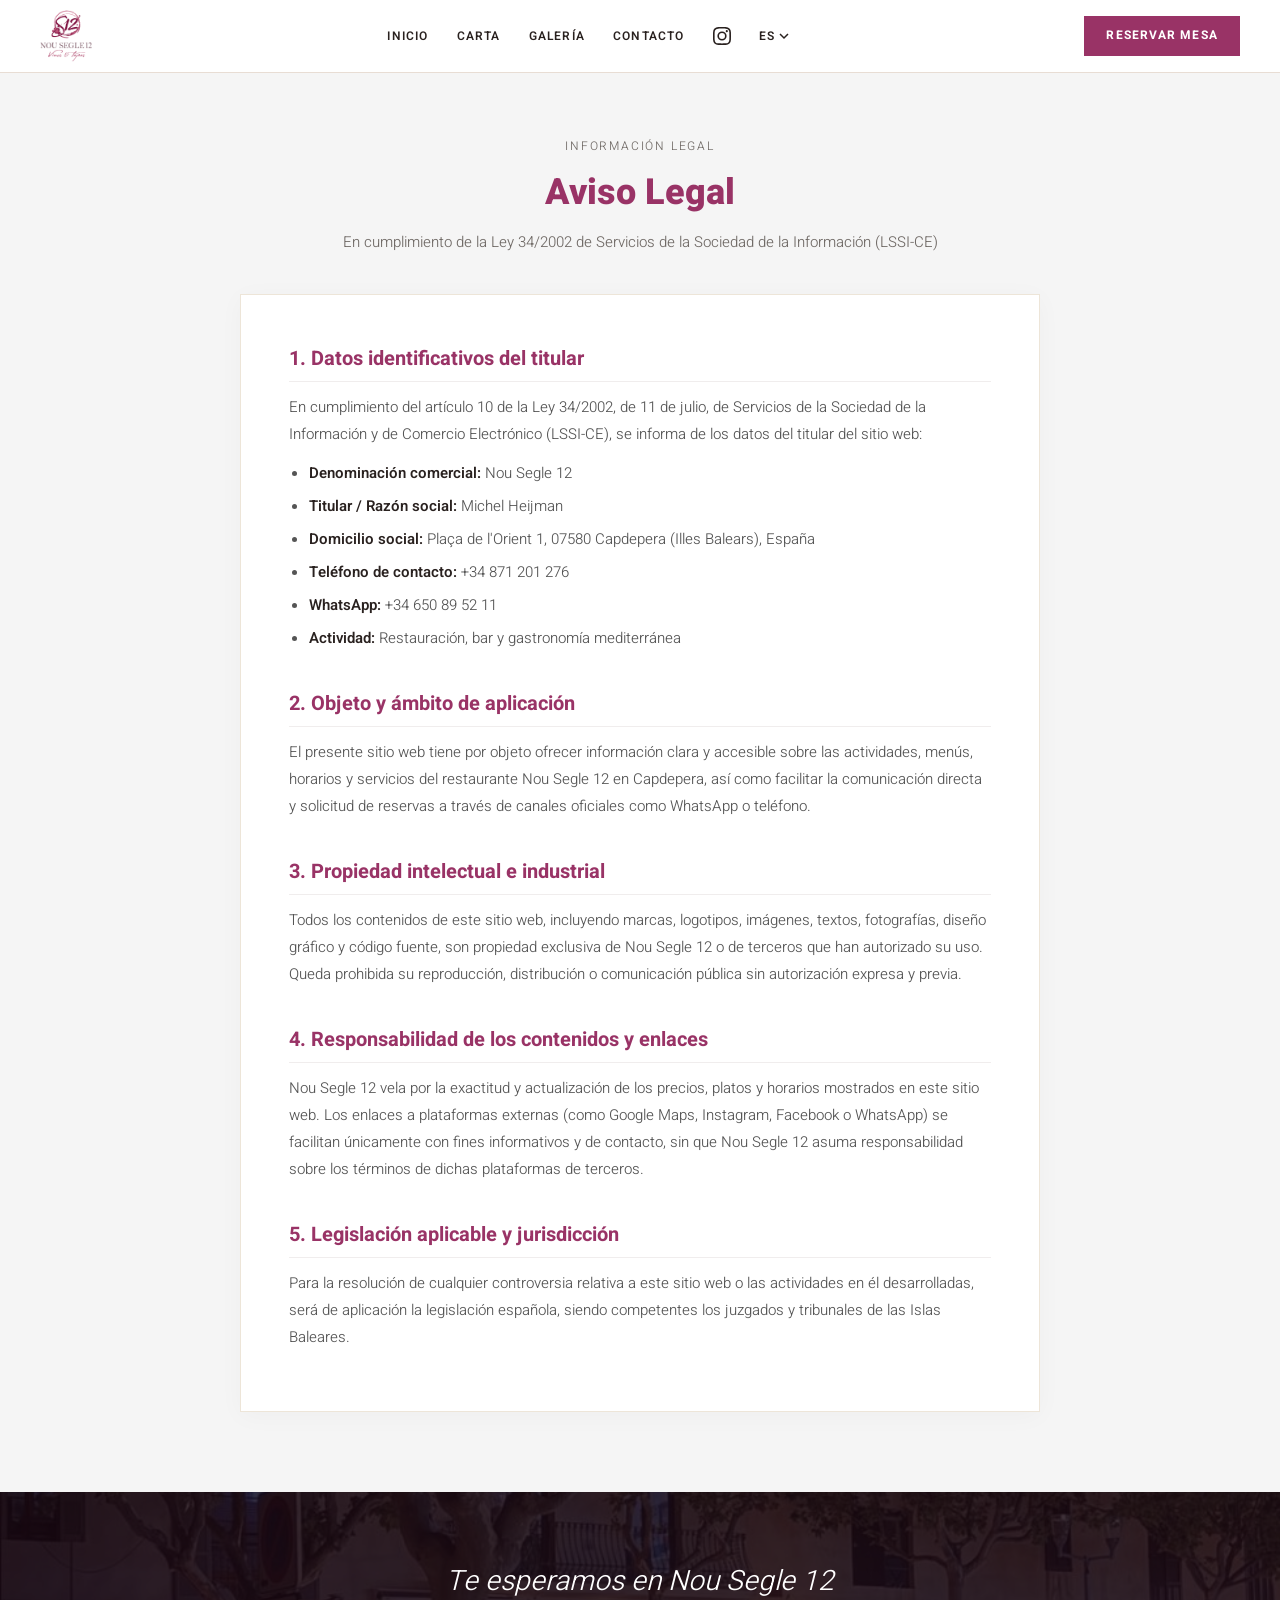
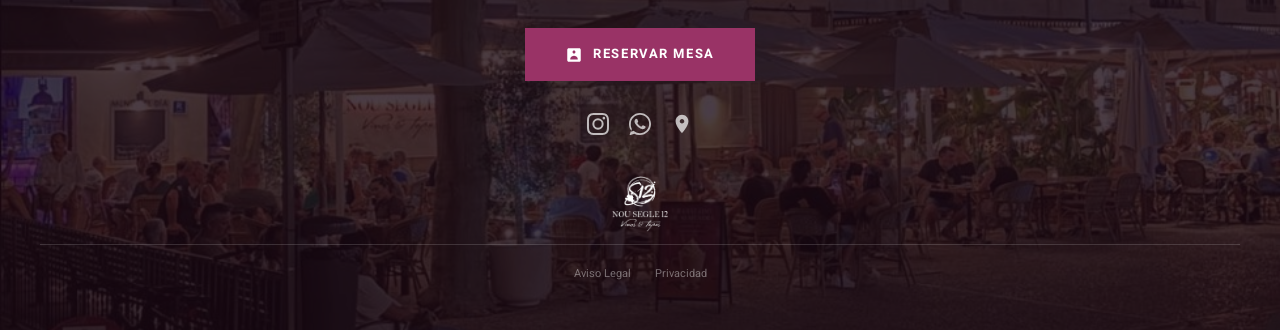
<file: aviso-legal.html>
<!DOCTYPE html>
<html lang="es">
<head>
  <meta charset="UTF-8">
  <meta name="viewport" content="width=device-width, initial-scale=1.0">
  <title>Aviso Legal — Nou Segle 12</title>
  <link rel="preconnect" href="https://fonts.googleapis.com">
  <link href="https://fonts.googleapis.com/css2?family=Heebo:wght@300;400;600;800&display=swap" rel="stylesheet">
  <link rel="stylesheet" href="style.css">
  <script src="translations.js" defer></script>
  <style>
    .legal-hero {
      padding: 64px 20px 40px;
      text-align: center;
    }
    .legal-hero h1 {
      font-size: 36px;
      font-weight: 800;
      color: #993366;
      margin-bottom: 8px;
    }
    .legal-hero p {
      font-size: 15px;
      color: #706A66;
      font-weight: 300;
    }
    .legal-container {
      max-width: 840px;
      margin: 0 auto 80px;
      padding: 0 20px;
    }
    .legal-card {
      background: #ffffff;
      border-radius: 0;
      padding: 48px;
      box-shadow: 0 4px 24px rgba(0,0,0,0.03);
      border: 1px solid #ede5d8;
    }
    .legal-section {
      margin-bottom: 36px;
    }
    .legal-section:last-child {
      margin-bottom: 0;
    }
    .legal-section h2 {
      font-size: 20px;
      font-weight: 700;
      color: #993366;
      margin-bottom: 12px;
      padding-bottom: 6px;
      border-bottom: 1px solid #f0eded;
    }
    .legal-section p, .legal-section ul {
      font-size: 15px;
      color: #555555;
      line-height: 1.8;
      font-weight: 300;
      margin-bottom: 12px;
    }
    .legal-section ul {
      padding-left: 20px;
    }
    .legal-section li {
      margin-bottom: 6px;
    }
    .legal-section strong {
      font-weight: 600;
      color: #29211F;
    }
    @media (max-width: 768px) {
      .legal-card {
        padding: 28px 20px;
      }
      .legal-hero h1 {
        font-size: 28px;
      }
    }
  </style>
</head>
<body>

  <!-- ==================== NAVIGATIE ==================== -->
  <nav class="nav-v2 nav-solid">
    <div class="nav-v2-inner">
      <a href="index.html" class="nav-v2-logo">
        <img src="Brand_assets/Images/Nousegle12_logo.png" alt="Nou Segle 12">
      </a>
      <button class="nav-v2-toggle" aria-label="Menu" id="navToggle">
        <span></span><span></span><span></span>
      </button>
      <ul class="nav-v2-links" id="navLinks">
        <li><a href="index.html" data-i18n="nav_home">Inicio</a></li>

        <li><a href="carta.html" data-i18n="nav_carta">Nuestra cocina</a></li>
        <li><a href="index.html#galeria" data-i18n="nav_galeria">Galería</a></li>
        <li><a href="contacto.html" data-i18n="nav_contacto">Contacto</a></li>
        <li class="nav-icon">
          <a href="https://www.instagram.com/nou_segle_12/" target="_blank" rel="noopener" aria-label="Instagram">
            <svg viewBox="0 0 24 24" fill="currentColor"><path d="M12 2.163c3.204 0 3.584.012 4.85.07 3.252.148 4.771 1.691 4.919 4.919.058 1.265.069 1.645.069 4.849 0 3.205-.012 3.584-.069 4.849-.149 3.225-1.664 4.771-4.919 4.919-1.266.058-1.644.07-4.85.07-3.204 0-3.584-.012-4.849-.07-3.26-.149-4.771-1.699-4.919-4.92-.058-1.265-.07-1.644-.07-4.849 0-3.204.013-3.583.07-4.849.149-3.227 1.664-4.771 4.919-4.919 1.266-.057 1.645-.069 4.849-.069zM12 0C8.741 0 8.333.014 7.053.072 2.695.272.273 2.69.073 7.052.014 8.333 0 8.741 0 12c0 3.259.014 3.668.072 4.948.2 4.358 2.618 6.78 6.98 6.98C8.333 23.986 8.741 24 12 24c3.259 0 3.668-.014 4.948-.072 4.354-.2 6.782-2.618 6.979-6.98.059-1.28.073-1.689.073-4.948 0-3.259-.014-3.667-.072-4.947-.196-4.354-2.617-6.78-6.979-6.98C15.668.014 15.259 0 12 0zm0 5.838a6.162 6.162 0 100 12.324 6.162 6.162 0 000-12.324zM12 16a4 4 0 110-8 4 4 0 010 8zm6.406-11.845a1.44 1.44 0 100 2.881 1.44 1.44 0 000-2.881z"/></svg>
          </a>
        </li>
        <li class="lang-dropdown">
          <button class="lang-dropdown-toggle"><span class="lang-code">ES</span><svg viewBox="0 0 10 6"><path d="M1 1l4 4 4-4" stroke="currentColor" stroke-width="1.5" fill="none"/></svg></button>
          <div class="lang-dropdown-menu">
            <a href="#" data-lang="es" class="active">ES</a>
            <a href="#" data-lang="de">DE</a>
            <a href="#" data-lang="en">EN</a>
            <a href="#" data-lang="fr">FR</a>
          </div>
        </li>
      </ul>
      <div class="nav-v2-btn-wrap">
        <a href="https://wa.me/34650895211?text=Hola!%20Quisiera%20reservar%20una%20mesa%20para%20%5Bn%C2%BA%20personas%5D%20personas%2C%20el%20d%C3%ADa%20%5Bfecha%5D%20a%20las%20%5Bhora%5D.%20A%20nombre%20de%3A%20%5Bnombre%5D.%20%C2%A1Gracias!" target="_blank" rel="noopener" class="nav-v2-btn" data-i18n-href="whatsapp_href_reservar">
          <span data-i18n="btn_reservar_mesa">Reservar mesa</span>
        </a>
      </div>
    </div>
  </nav>

  <!-- ==================== HEADER ==================== -->
  <div class="legal-hero">
    <span class="section-label" data-i18n="legal_label">Información legal</span>
    <h1 data-i18n="legal_title">Aviso Legal</h1>
    <p data-i18n="legal_sub">En cumplimiento de la Ley 34/2002 de Servicios de la Sociedad de la Información (LSSI-CE)</p>
  </div>

  <!-- ==================== INHOUD ==================== -->
  <div class="legal-container">
    <div class="legal-card">

      <div class="legal-section">
        <h2 data-i18n="legal_sec1_title">1. Datos identificativos del titular</h2>
        <p data-i18n="legal_sec1_body">En cumplimiento del artículo 10 de la Ley 34/2002, de 11 de julio, de Servicios de la Sociedad de la Información y de Comercio Electrónico (LSSI-CE), se informa de los datos del titular del sitio web:</p>
        <ul>
          <li><strong data-i18n="legal_sec1_li1_label">Denominación comercial:</strong> <span data-i18n="legal_sec1_li1_val">Nou Segle 12</span></li>
          <li><strong data-i18n="legal_sec1_li2_label">Titular / Razón social:</strong> <span data-i18n="legal_sec1_li2_val">Michel Heijman</span></li>
          <li><strong data-i18n="legal_sec1_li3_label">Domicilio social:</strong> <span data-i18n="legal_sec1_li3_val">Plaça de l'Orient 1, 07580 Capdepera (Illes Balears), España</span></li>
          <li><strong data-i18n="legal_sec1_li4_label">Teléfono de contacto:</strong> <span data-i18n="legal_sec1_li4_val">+34 871 201 276</span></li>
          <li><strong data-i18n="legal_sec1_li5_label">WhatsApp:</strong> <span data-i18n="legal_sec1_li5_val">+34 650 89 52 11</span></li>
          <li><strong data-i18n="legal_sec1_li6_label">Actividad:</strong> <span data-i18n="legal_sec1_li6_val">Restauración, bar y gastronomía mediterránea</span></li>
        </ul>
      </div>

      <div class="legal-section">
        <h2 data-i18n="legal_sec2_title">2. Objeto y ámbito de aplicación</h2>
        <p data-i18n="legal_sec2_body">El presente sitio web tiene por objeto ofrecer información clara y accesible sobre las actividades, menús, horarios y servicios del restaurante Nou Segle 12 en Capdepera, así como facilitar la comunicación directa y solicitud de reservas a través de canales oficiales como WhatsApp o teléfono.</p>
      </div>

      <div class="legal-section">
        <h2 data-i18n="legal_sec3_title">3. Propiedad intelectual e industrial</h2>
        <p data-i18n="legal_sec3_body">Todos los contenidos de este sitio web, incluyendo marcas, logotipos, imágenes, textos, fotografías, diseño gráfico y código fuente, son propiedad exclusiva de Nou Segle 12 o de terceros que han autorizado su uso. Queda prohibida su reproducción, distribución o comunicación pública sin autorización expresa y previa.</p>
      </div>

      <div class="legal-section">
        <h2 data-i18n="legal_sec4_title">4. Responsabilidad de los contenidos y enlaces</h2>
        <p data-i18n="legal_sec4_body">Nou Segle 12 vela por la exactitud y actualización de los precios, platos y horarios mostrados en este sitio web. Los enlaces a plataformas externas (como Google Maps, Instagram, Facebook o WhatsApp) se facilitan únicamente con fines informativos y de contacto, sin que Nou Segle 12 asuma responsabilidad sobre los términos de dichas plataformas de terceros.</p>
      </div>

      <div class="legal-section">
        <h2 data-i18n="legal_sec5_title">5. Legislación aplicable y jurisdicción</h2>
        <p data-i18n="legal_sec5_body">Para la resolución de cualquier controversia relativa a este sitio web o las actividades en él desarrolladas, será de aplicación la legislación española, siendo competentes los juzgados y tribunales de las Islas Baleares.</p>
      </div>

    </div>
  </div>

  <!-- ==================== FOOTER ==================== -->
  <footer class="footer-final">
    <div class="footer-final-bg" style="background-image:url('Brand_assets/Images/Sfeer_foto.jpg');"></div>
    <div class="footer-final-overlay"></div>
    <div class="footer-final-content">
      <p class="footer-final-cta" data-i18n="footer_cta">Te esperamos en Nou Segle 12</p>
      <a href="https://wa.me/34650895211?text=Hola!%20Quisiera%20reservar%20una%20mesa%20para%20%5Bn%C2%BA%20personas%5D%20personas%2C%20el%20d%C3%ADa%20%5Bfecha%5D%20a%20las%20%5Bhora%5D.%20A%20nombre%20de%3A%20%5Bnombre%5D.%20%C2%A1Gracias!" target="_blank" rel="noopener" class="footer-final-btn" data-i18n-href="whatsapp_href_reservar">
        <svg width="18" height="18" viewBox="0 0 24 24" fill="currentColor"><path d="M19 3H5c-1.1 0-2 .9-2 2v14c0 1.1.9 2 2 2h14c1.1 0 2-.9 2-2V5c0-1.1-.9-2-2-2zm-7 3c1.1 0 2 .9 2 2s-.9 2-2 2-2-.9-2-2 .9-2 2-2zm5 12H7v-1c0-2.67 3.33-4 5-4s5 1.33 5 4v1z"/></svg>
        <span data-i18n="btn_reservar_mesa">Reservar mesa</span>
      </a>
      <div class="footer-final-icons">
        <a href="https://www.instagram.com/nou_segle_12/" target="_blank" rel="noopener" aria-label="Instagram">
          <svg width="22" height="22" viewBox="0 0 24 24" fill="currentColor"><path d="M12 2.163c3.204 0 3.584.012 4.85.07 3.252.148 4.771 1.691 4.919 4.919.058 1.265.069 1.645.069 4.849 0 3.205-.012 3.584-.069 4.849-.149 3.225-1.664 4.771-4.919 4.919-1.266.058-1.644.07-4.85.07-3.204 0-3.584-.012-4.849-.07-3.26-.149-4.771-1.699-4.919-4.92-.058-1.265-.07-1.644-.07-4.849 0-3.204.013-3.583.07-4.849.149-3.227 1.664-4.771 4.919-4.919 1.266-.057 1.645-.069 4.849-.069zM12 0C8.741 0 8.333.014 7.053.072 2.695.272.273 2.69.073 7.052.014 8.333 0 8.741 0 12c0 3.259.014 3.668.072 4.948.2 4.358 2.618 6.78 6.98 6.98C8.333 23.986 8.741 24 12 24c3.259 0 3.668-.014 4.948-.072 4.354-.2 6.782-2.618 6.979-6.98.059-1.28.073-1.689.073-4.948 0-3.259-.014-3.667-.072-4.947-.196-4.354-2.617-6.78-6.979-6.98C15.668.014 15.259 0 12 0zm0 5.838a6.162 6.162 0 100 12.324 6.162 6.162 0 000-12.324zM12 16a4 4 0 110-8 4 4 0 010 8zm6.406-11.845a1.44 1.44 0 100 2.881 1.44 1.44 0 000-2.881z"/></svg>
        </a>
        <a href="https://wa.me/34650895211" target="_blank" rel="noopener" aria-label="WhatsApp">
          <svg width="22" height="22" viewBox="0 0 24 24" fill="currentColor"><path d="M17.472 14.382c-.297-.149-1.758-.867-2.03-.967-.273-.099-.471-.148-.67.15-.197.297-.767.966-.94 1.164-.173.199-.347.223-.644.075-.297-.15-1.255-.463-2.39-1.475-.883-.788-1.48-1.761-1.653-2.059-.173-.297-.018-.458.13-.606.134-.133.298-.347.446-.52.149-.174.198-.298.298-.497.099-.198.05-.371-.025-.52-.075-.149-.669-1.612-.916-2.207-.242-.579-.487-.5-.669-.51-.173-.008-.371-.01-.57-.01-.198 0-.52.074-.792.372-.272.297-1.04 1.016-1.04 2.479 0 1.462 1.065 2.875 1.213 3.074.149.198 2.096 3.2 5.077 4.487.709.306 1.262.489 1.694.625.712.227 1.36.195 1.871.118.571-.085 1.758-.719 2.006-1.413.248-.694.248-1.289.173-1.413-.074-.124-.272-.198-.57-.347z"/><path d="M12 0C5.373 0 0 5.373 0 12c0 2.625.846 5.059 2.284 7.034L.789 23.492a.5.5 0 00.611.611l4.458-1.495A11.944 11.944 0 0012 24c6.627 0 12-5.373 12-12S18.627 0 12 0zm0 22c-2.37 0-4.567-.818-6.3-2.187l-.44-.362-3.2 1.073 1.073-3.2-.362-.44A9.955 9.955 0 012 12C2 6.486 6.486 2 12 2s10 4.486 10 10-4.486 10-10 10z"/></svg>
        </a>
        <a href="https://maps.google.com/?q=Nou+Segle+12,+Plaça+de+l'Orient+1,+07580+Capdepera,+Mallorca" target="_blank" rel="noopener" aria-label="Ubicación">
          <svg width="22" height="22" viewBox="0 0 24 24" fill="currentColor"><path d="M12 2C8.13 2 5 5.13 5 9c0 5.25 7 13 7 13s7-7.75 7-13c0-3.87-3.13-7-7-7zm0 9.5c-1.38 0-2.5-1.12-2.5-2.5s1.12-2.5 2.5-2.5 2.5 1.12 2.5 2.5-1.12 2.5-2.5 2.5z"/></svg>
        </a>
      </div>
      <img src="Brand_assets/Images/Nousegle12_logo.png" alt="Nou Segle 12" class="footer-final-logo">
      <div class="footer-final-legal">
        <a href="aviso-legal.html" data-i18n="footer_legal">Aviso Legal</a>
        <a href="privacidad.html" data-i18n="footer_privacy">Privacidad</a>
      </div>
    </div>
  </footer>

</body>
</html>
</file>
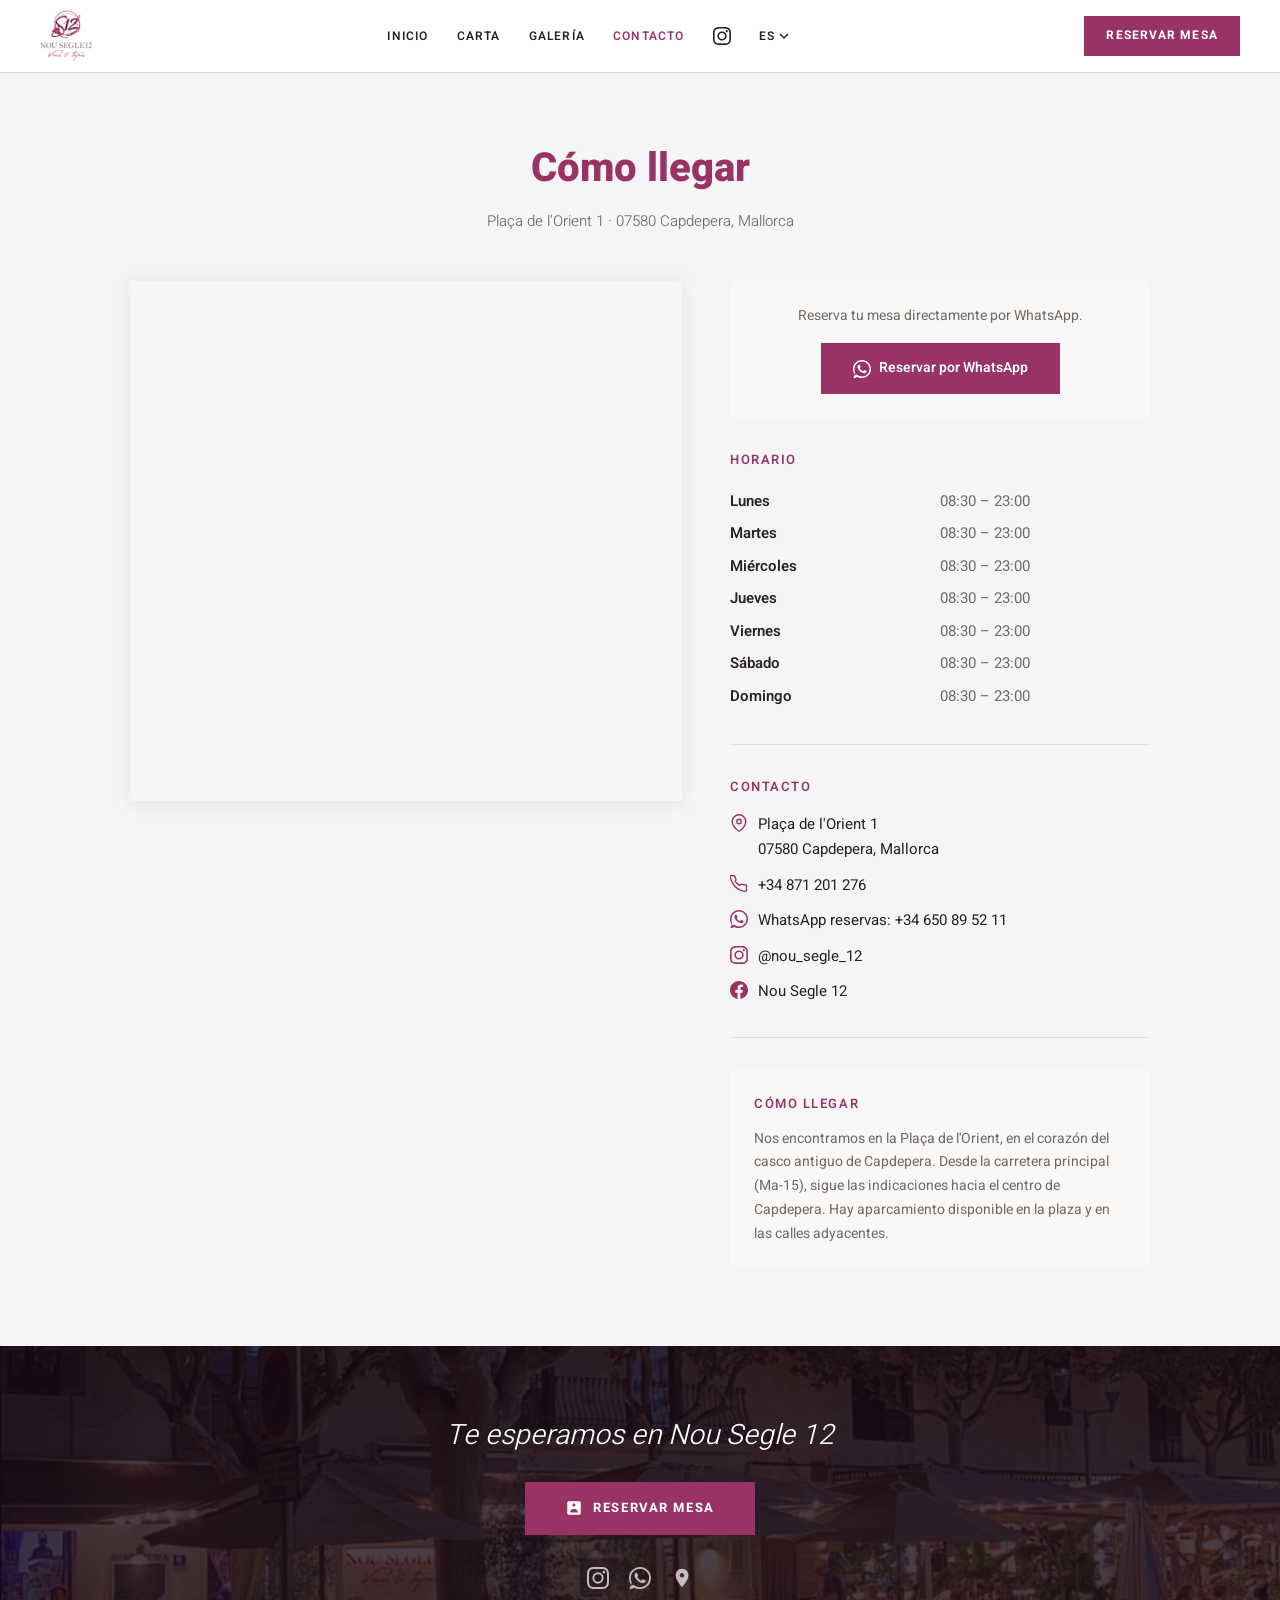
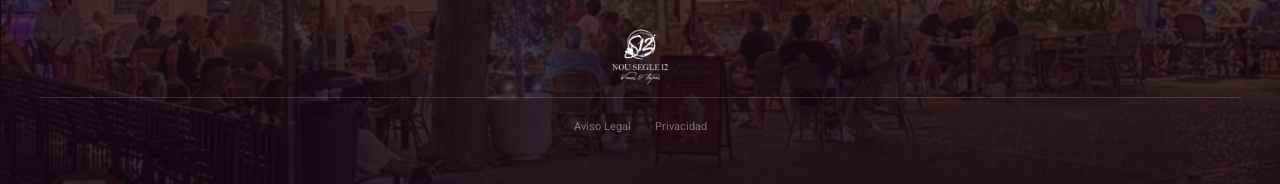
<file: contacto.html>
<!DOCTYPE html>
<html lang="es">
<head>
  <meta charset="UTF-8">
  <meta name="viewport" content="width=device-width, initial-scale=1.0">
  <title>Contacto — Nou Segle 12</title>
  <link rel="preconnect" href="https://fonts.googleapis.com">
  <link href="https://fonts.googleapis.com/css2?family=Heebo:wght@300;400;600;800&display=swap" rel="stylesheet">
  <link rel="stylesheet" href="style.css">
  <script src="translations.js" defer></script>
  <style>
    /* ---- Contacto-specifieke stijlen ---- */

    .contact-hero {
      padding: 64px 40px 48px;
      text-align: center;
    }
    .contact-hero h1 {
      font-size: 40px;
      font-weight: 800;
      color: #993366;
      margin-bottom: 8px;
    }
    .contact-hero p {
      font-size: 15px;
      color: #706A66;
      font-weight: 300;
    }

    /* Kaart + info naast elkaar */
    .contact-grid {
      max-width: 1100px;
      margin: 0 auto;
      padding: 0 40px 80px;
      display: grid;
      grid-template-columns: 1fr 420px;
      gap: 48px;
      align-items: start;
    }

    /* Google Maps embed */
    .map-wrap {
      border-radius: 0;
      overflow: hidden;
      box-shadow: 0 2px 16px rgba(0,0,0,0.08);
      position: sticky;
      top: 100px;
    }
    .map-wrap iframe {
      width: 100%;
      height: 520px;
      border: none;
      display: block;
    }

    /* Info paneel */
    .contact-info {
      display: flex;
      flex-direction: column;
      gap: 32px;
    }

    .info-block {
      padding-bottom: 32px;
      border-bottom: 1px solid #e8e0e0;
    }
    .info-block:last-child {
      border-bottom: none;
      padding-bottom: 0;
    }

    .info-block h2 {
      font-size: 13px;
      font-weight: 600;
      letter-spacing: 0.12em;
      text-transform: uppercase;
      color: #993366;
      margin-bottom: 14px;
    }

    .info-block p,
    .info-block a {
      font-size: 15px;
      color: #29211F;
      line-height: 1.7;
    }

    .info-block a {
      color: #29211F;
      transition: color 0.2s;
    }
    .info-block a:hover {
      color: #993366;
    }

    /* Openingstijden tabel */
    .uren-table {
      width: 100%;
      border-collapse: collapse;
    }
    .uren-table td {
      padding: 5px 0;
      font-size: 15px;
      color: #29211F;
      line-height: 1.5;
    }
    .uren-table td:first-child {
      font-weight: 600;
      width: 50%;
    }
    .uren-table td:last-child {
      color: #706A66;
    }
    .uren-vandaag td {
      color: #993366 !important;
      font-weight: 600 !important;
    }

    /* Adres + telefoon iconen */
    .info-line {
      display: flex;
      align-items: flex-start;
      gap: 10px;
      margin-bottom: 10px;
    }
    .info-line svg {
      width: 18px;
      height: 18px;
      flex-shrink: 0;
      margin-top: 2px;
      color: #993366;
    }
    .info-line:last-child {
      margin-bottom: 0;
    }

    /* WhatsApp blok */
    .reserveer-blok {
      background: #faf7f7;
      border-radius: 0;
      padding: 24px;
      text-align: center;
    }
    .reserveer-blok p {
      font-size: 14px;
      color: #706A66;
      margin-bottom: 16px;
      line-height: 1.6;
    }

    /* Route beschrijving */
    .route-blok {
      background: #faf7f7;
      border-radius: 0;
      padding: 24px 24px 20px;
    }
    .route-blok h2 {
      font-size: 13px;
      font-weight: 600;
      letter-spacing: 0.12em;
      text-transform: uppercase;
      color: #993366;
      margin-bottom: 12px;
    }
    .route-blok p {
      font-size: 14px;
      color: #706A66;
      line-height: 1.7;
    }

    @media (max-width: 900px) {
      .contact-grid {
        grid-template-columns: 1fr;
        padding: 0 20px 64px;
        gap: 32px;
      }
      .map-wrap {
        position: static;
      }
      .map-wrap iframe {
        height: 320px;
      }
      .contact-hero {
        padding: 48px 20px 32px;
      }
      .contact-hero h1 {
        font-size: 28px;
      }
    }
  </style>
</head>
<body>

  <!-- ==================== NAVIGATIE ==================== -->
  <nav class="nav-v2 nav-solid">
    <div class="nav-v2-inner">
      <a href="index.html" class="nav-v2-logo">
        <img src="Brand_assets/Images/Nousegle12_logo.png" alt="Nou Segle 12">
      </a>
      <button class="nav-v2-toggle" aria-label="Menu" id="navToggle">
        <span></span><span></span><span></span>
      </button>
      <ul class="nav-v2-links" id="navLinks">
        <li><a href="index.html" data-i18n="nav_home">Inicio</a></li>

        <li><a href="carta.html" data-i18n="nav_carta">Nuestra cocina</a></li>
        <li><a href="index.html#galeria" data-i18n="nav_galeria">Galería</a></li>
        <li><a href="contacto.html" class="active" data-i18n="nav_contacto">Contacto</a></li>
        <li class="nav-icon">
          <a href="https://www.instagram.com/nou_segle_12/" target="_blank" rel="noopener" aria-label="Instagram">
            <svg viewBox="0 0 24 24" fill="currentColor"><path d="M12 2.163c3.204 0 3.584.012 4.85.07 3.252.148 4.771 1.691 4.919 4.919.058 1.265.069 1.645.069 4.849 0 3.205-.012 3.584-.069 4.849-.149 3.225-1.664 4.771-4.919 4.919-1.266.058-1.644.07-4.85.07-3.204 0-3.584-.012-4.849-.07-3.26-.149-4.771-1.699-4.919-4.92-.058-1.265-.07-1.644-.07-4.849 0-3.204.013-3.583.07-4.849.149-3.227 1.664-4.771 4.919-4.919 1.266-.057 1.645-.069 4.849-.069zM12 0C8.741 0 8.333.014 7.053.072 2.695.272.273 2.69.073 7.052.014 8.333 0 8.741 0 12c0 3.259.014 3.668.072 4.948.2 4.358 2.618 6.78 6.98 6.98C8.333 23.986 8.741 24 12 24c3.259 0 3.668-.014 4.948-.072 4.354-.2 6.782-2.618 6.979-6.98.059-1.28.073-1.689.073-4.948 0-3.259-.014-3.667-.072-4.947-.196-4.354-2.617-6.78-6.979-6.98C15.668.014 15.259 0 12 0zm0 5.838a6.162 6.162 0 100 12.324 6.162 6.162 0 000-12.324zM12 16a4 4 0 110-8 4 4 0 010 8zm6.406-11.845a1.44 1.44 0 100 2.881 1.44 1.44 0 000-2.881z"/></svg>
          </a>
        </li>
        <li class="lang-dropdown">
          <button class="lang-dropdown-toggle"><span class="lang-code">ES</span><svg viewBox="0 0 10 6"><path d="M1 1l4 4 4-4" stroke="currentColor" stroke-width="1.5" fill="none"/></svg></button>
          <div class="lang-dropdown-menu">
            <a href="#" data-lang="es" class="active">ES</a>
            <a href="#" data-lang="de">DE</a>
            <a href="#" data-lang="en">EN</a>
            <a href="#" data-lang="fr">FR</a>
          </div>
        </li>
      </ul>
      <div class="nav-v2-btn-wrap">
        <a href="https://wa.me/34650895211?text=Hola!%20Quisiera%20reservar%20una%20mesa%20para%20%5Bn%C2%BA%20personas%5D%20personas%2C%20el%20d%C3%ADa%20%5Bfecha%5D%20a%20las%20%5Bhora%5D.%20A%20nombre%20de%3A%20%5Bnombre%5D.%20%C2%A1Gracias!" target="_blank" rel="noopener" class="nav-v2-btn" data-i18n-href="whatsapp_href_reservar">
          <span data-i18n="btn_reservar_mesa">Reservar mesa</span>
        </a>
      </div>
    </div>
  </nav>

  <!-- ==================== HEADER ==================== -->
  <div class="contact-hero">
    <h1 data-i18n="contacto_title">Cómo llegar</h1>
    <p>Plaça de l'Orient 1 · 07580 Capdepera, Mallorca</p>
  </div>

  <!-- ==================== KAART + INFO ==================== -->
  <div class="contact-grid">

    <!-- Google Maps embed -->
    <div class="map-wrap">
      <iframe
        src="https://maps.google.com/maps?q=Plaça+de+l%27Orient+1,+07580+Capdepera,+Mallorca&hl=es&z=17&output=embed"
        loading="lazy"
        referrerpolicy="no-referrer-when-downgrade"
        title="Nou Segle 12 — Plaça de l'Orient 1, Capdepera"
        allowfullscreen>
      </iframe>
    </div>

    <!-- Info paneel -->
    <div class="contact-info">

      <!-- Reserveer knop prominent bovenaan -->
      <div class="reserveer-blok">
        <p data-i18n="contacto_res_txt">Reserva tu mesa directamente por WhatsApp.<br>Te respondemos enseguida.</p>
        <a href="https://wa.me/34650895211?text=Hola!%20Quisiera%20reservar%20una%20mesa%20para%20%5Bn%C2%BA%20personas%5D%20personas%2C%20el%20d%C3%ADa%20%5Bfecha%5D%20a%20las%20%5Bhora%5D.%20A%20nombre%20de%3A%20%5Bnombre%5D.%20%C2%A1Gracias!" data-i18n-href="whatsapp_href_reservar" target="_blank" rel="noopener" class="btn-whatsapp">
          <svg viewBox="0 0 24 24" xmlns="http://www.w3.org/2000/svg"><path d="M17.472 14.382c-.297-.149-1.758-.867-2.03-.967-.273-.099-.471-.148-.67.15-.197.297-.767.966-.94 1.164-.173.199-.347.223-.644.075-.297-.15-1.255-.463-2.39-1.475-.883-.788-1.48-1.761-1.653-2.059-.173-.297-.018-.458.13-.606.134-.133.298-.347.446-.52.149-.174.198-.298.298-.497.099-.198.05-.371-.025-.52-.075-.149-.669-1.612-.916-2.207-.242-.579-.487-.5-.669-.51-.173-.008-.371-.01-.57-.01-.198 0-.52.074-.792.372-.272.297-1.04 1.016-1.04 2.479 0 1.462 1.065 2.875 1.213 3.074.149.198 2.096 3.2 5.077 4.487.709.306 1.262.489 1.694.625.712.227 1.36.195 1.871.118.571-.085 1.758-.719 2.006-1.413.248-.694.248-1.289.173-1.413-.074-.124-.272-.198-.57-.347z"/><path d="M12 0C5.373 0 0 5.373 0 12c0 2.625.846 5.059 2.284 7.034L.789 23.492a.5.5 0 00.611.611l4.458-1.495A11.944 11.944 0 0012 24c6.627 0 12-5.373 12-12S18.627 0 12 0zm0 22c-2.37 0-4.567-.818-6.3-2.187l-.44-.362-3.2 1.073 1.073-3.2-.362-.44A9.955 9.955 0 012 12C2 6.486 6.486 2 12 2s10 4.486 10 10-4.486 10-10 10z"/></svg>
          <span data-i18n="btn_whatsapp">Reservar por WhatsApp</span>
        </a>
      </div>

      <!-- Openingstijden -->
      <div class="info-block">
        <h2 data-i18n="contacto_horario">Horario</h2>
        <table class="uren-table">
          <tr>
            <td data-i18n="contacto_dia_lun">Lunes</td>
            <td>08:30 – 23:00</td>
          </tr>
          <tr>
            <td data-i18n="contacto_dia_mar">Martes</td>
            <td>08:30 – 23:00</td>
          </tr>
          <tr>
            <td data-i18n="contacto_dia_mie">Miércoles</td>
            <td>08:30 – 23:00</td>
          </tr>
          <tr>
            <td data-i18n="contacto_dia_jue">Jueves</td>
            <td>08:30 – 23:00</td>
          </tr>
          <tr>
            <td data-i18n="contacto_dia_vie">Viernes</td>
            <td>08:30 – 23:00</td>
          </tr>
          <tr>
            <td data-i18n="contacto_dia_sab">Sábado</td>
            <td>08:30 – 23:00</td>
          </tr>
          <tr>
            <td data-i18n="contacto_dia_dom">Domingo</td>
            <td>08:30 – 23:00</td>
          </tr>
        </table>
      </div>

      <!-- Adres & contact -->
      <div class="info-block">
        <h2 data-i18n="contacto_info_h2">Contacto</h2>

        <a class="info-line" href="https://maps.google.com/?q=Plaça+de+l'Orient+1,+07580+Capdepera,+Mallorca" target="_blank" rel="noopener" style="text-decoration:none;color:inherit;">
          <svg viewBox="0 0 24 24" fill="none" stroke="currentColor" stroke-width="1.8" stroke-linecap="round" stroke-linejoin="round">
            <path d="M21 10c0 7-9 13-9 13s-9-6-9-13a9 9 0 0118 0z"/><circle cx="12" cy="10" r="3"/>
          </svg>
          <span>Plaça de l'Orient 1<br>07580 Capdepera, Mallorca</span>
        </a>

        <div class="info-line">
          <svg viewBox="0 0 24 24" fill="none" stroke="currentColor" stroke-width="1.8" stroke-linecap="round" stroke-linejoin="round">
            <path d="M22 16.92v3a2 2 0 01-2.18 2 19.79 19.79 0 01-8.63-3.07A19.5 19.5 0 013.07 9.81a19.79 19.79 0 01-3.07-8.67A2 2 0 012 1h3a2 2 0 012 1.72c.127.96.361 1.903.7 2.81a2 2 0 01-.45 2.11L6.91 8.09a16 16 0 006 6l1.27-1.27a2 2 0 012.11-.45c.907.339 1.85.573 2.81.7A2 2 0 0122 15z"/>
          </svg>
          <a href="tel:+34871201276">+34 871 201 276</a>
        </div>

        <div class="info-line">
          <svg viewBox="0 0 24 24" fill="currentColor">
            <path d="M17.472 14.382c-.297-.149-1.758-.867-2.03-.967-.273-.099-.471-.148-.67.15-.197.297-.767.966-.94 1.164-.173.199-.347.223-.644.075-.297-.15-1.255-.463-2.39-1.475-.883-.788-1.48-1.761-1.653-2.059-.173-.297-.018-.458.13-.606.134-.133.298-.347.446-.52.149-.174.198-.298.298-.497.099-.198.05-.371-.025-.52-.075-.149-.669-1.612-.916-2.207-.242-.579-.487-.5-.669-.51-.173-.008-.371-.01-.57-.01-.198 0-.52.074-.792.372-.272.297-1.04 1.016-1.04 2.479 0 1.462 1.065 2.875 1.213 3.074.149.198 2.096 3.2 5.077 4.487.709.306 1.262.489 1.694.625.712.227 1.36.195 1.871.118.571-.085 1.758-.719 2.006-1.413.248-.694.248-1.289.173-1.413-.074-.124-.272-.198-.57-.347z"/><path d="M12 0C5.373 0 0 5.373 0 12c0 2.625.846 5.059 2.284 7.034L.789 23.492a.5.5 0 00.611.611l4.458-1.495A11.944 11.944 0 0012 24c6.627 0 12-5.373 12-12S18.627 0 12 0zm0 22c-2.37 0-4.567-.818-6.3-2.187l-.44-.362-3.2 1.073 1.073-3.2-.362-.44A9.955 9.955 0 012 12C2 6.486 6.486 2 12 2s10 4.486 10 10-4.486 10-10 10z"/>
          </svg>
          <a href="https://wa.me/34650895211" target="_blank" rel="noopener"><span data-i18n="contacto_wa_label">WhatsApp reservas:</span> +34 650 89 52 11</a>
        </div>

        <div class="info-line">
          <svg viewBox="0 0 24 24" fill="currentColor">
            <path d="M12 2.163c3.204 0 3.584.012 4.85.07 3.252.148 4.771 1.691 4.919 4.919.058 1.265.069 1.645.069 4.849 0 3.205-.012 3.584-.069 4.849-.149 3.225-1.664 4.771-4.919 4.919-1.266.058-1.644.07-4.85.07-3.204 0-3.584-.012-4.849-.07-3.26-.149-4.771-1.699-4.919-4.92-.058-1.265-.07-1.644-.07-4.849 0-3.204.013-3.583.07-4.849.149-3.227 1.664-4.771 4.919-4.919 1.266-.057 1.645-.069 4.849-.069zM12 0C8.741 0 8.333.014 7.053.072 2.695.272.273 2.69.073 7.052.014 8.333 0 8.741 0 12c0 3.259.014 3.668.072 4.948.2 4.358 2.618 6.78 6.98 6.98C8.333 23.986 8.741 24 12 24c3.259 0 3.668-.014 4.948-.072 4.354-.2 6.782-2.618 6.979-6.98.059-1.28.073-1.689.073-4.948 0-3.259-.014-3.667-.072-4.947-.196-4.354-2.617-6.78-6.979-6.98C15.668.014 15.259 0 12 0zm0 5.838a6.162 6.162 0 100 12.324 6.162 6.162 0 000-12.324zM12 16a4 4 0 110-8 4 4 0 010 8zm6.406-11.845a1.44 1.44 0 100 2.881 1.44 1.44 0 000-2.881z"/>
          </svg>
          <a href="https://www.instagram.com/nou_segle_12/" target="_blank" rel="noopener">@nou_segle_12</a>
        </div>

        <div class="info-line">
          <svg viewBox="0 0 24 24" fill="currentColor">
            <path d="M24 12.073c0-6.627-5.373-12-12-12s-12 5.373-12 12c0 5.99 4.388 10.954 10.125 11.854v-8.385H7.078v-3.47h3.047V9.43c0-3.007 1.792-4.669 4.533-4.669 1.312 0 2.686.235 2.686.235v2.953H15.83c-1.491 0-1.956.925-1.956 1.874v2.25h3.328l-.532 3.47h-2.796v8.385C19.612 23.027 24 18.062 24 12.073z"/>
          </svg>
          <a href="https://www.facebook.com/p/Nou-Segle-12-100063488074478/" target="_blank" rel="noopener">Nou Segle 12</a>
        </div>
      </div>

      <!-- Route -->
      <div class="route-blok">
        <h2 data-i18n="contacto_ruta_title">Cómo llegar</h2>
        <p data-i18n="contacto_ruta_body">Nos encontramos en la Plaça de l'Orient, en el corazón del casco antiguo de Capdepera. Desde la carretera principal (Ma-15), sigue las indicaciones hacia el centro de Capdepera. Hay aparcamiento disponible en la plaza y en las calles adyacentes.</p>
      </div>

    </div>
  </div>

  <!-- ==================== FOOTER ==================== -->
  <footer class="footer-final">
    <div class="footer-final-bg" style="background-image:url('Brand_assets/Images/Sfeer_foto.jpg');"></div>
    <div class="footer-final-overlay"></div>
    <div class="footer-final-content">
      <p class="footer-final-cta" data-i18n="footer_cta">Te esperamos en Nou Segle 12</p>
      <a href="https://wa.me/34650895211?text=Hola!%20Quisiera%20reservar%20una%20mesa%20para%20%5Bn%C2%BA%20personas%5D%20personas%2C%20el%20d%C3%ADa%20%5Bfecha%5D%20a%20las%20%5Bhora%5D.%20A%20nombre%20de%3A%20%5Bnombre%5D.%20%C2%A1Gracias!" target="_blank" rel="noopener" class="footer-final-btn" data-i18n-href="whatsapp_href_reservar">
        <svg width="18" height="18" viewBox="0 0 24 24" fill="currentColor"><path d="M19 3H5c-1.1 0-2 .9-2 2v14c0 1.1.9 2 2 2h14c1.1 0 2-.9 2-2V5c0-1.1-.9-2-2-2zm-7 3c1.1 0 2 .9 2 2s-.9 2-2 2-2-.9-2-2 .9-2 2-2zm5 12H7v-1c0-2.67 3.33-4 5-4s5 1.33 5 4v1z"/></svg>
        <span data-i18n="btn_reservar_mesa">Reservar mesa</span>
      </a>
      <div class="footer-final-icons">
        <a href="https://www.instagram.com/nou_segle_12/" target="_blank" rel="noopener" aria-label="Instagram">
          <svg width="22" height="22" viewBox="0 0 24 24" fill="currentColor"><path d="M12 2.163c3.204 0 3.584.012 4.85.07 3.252.148 4.771 1.691 4.919 4.919.058 1.265.069 1.645.069 4.849 0 3.205-.012 3.584-.069 4.849-.149 3.225-1.664 4.771-4.919 4.919-1.266.058-1.644.07-4.85.07-3.204 0-3.584-.012-4.849-.07-3.26-.149-4.771-1.699-4.919-4.92-.058-1.265-.07-1.644-.07-4.849 0-3.204.013-3.583.07-4.849.149-3.227 1.664-4.771 4.919-4.919 1.266-.057 1.645-.069 4.849-.069zM12 0C8.741 0 8.333.014 7.053.072 2.695.272.273 2.69.073 7.052.014 8.333 0 8.741 0 12c0 3.259.014 3.668.072 4.948.2 4.358 2.618 6.78 6.98 6.98C8.333 23.986 8.741 24 12 24c3.259 0 3.668-.014 4.948-.072 4.354-.2 6.782-2.618 6.979-6.98.059-1.28.073-1.689.073-4.948 0-3.259-.014-3.667-.072-4.947-.196-4.354-2.617-6.78-6.979-6.98C15.668.014 15.259 0 12 0zm0 5.838a6.162 6.162 0 100 12.324 6.162 6.162 0 000-12.324zM12 16a4 4 0 110-8 4 4 0 010 8zm6.406-11.845a1.44 1.44 0 100 2.881 1.44 1.44 0 000-2.881z"/></svg>
        </a>
        <a href="https://wa.me/34650895211" target="_blank" rel="noopener" aria-label="WhatsApp">
          <svg width="22" height="22" viewBox="0 0 24 24" fill="currentColor"><path d="M17.472 14.382c-.297-.149-1.758-.867-2.03-.967-.273-.099-.471-.148-.67.15-.197.297-.767.966-.94 1.164-.173.199-.347.223-.644.075-.297-.15-1.255-.463-2.39-1.475-.883-.788-1.48-1.761-1.653-2.059-.173-.297-.018-.458.13-.606.134-.133.298-.347.446-.52.149-.174.198-.298.298-.497.099-.198.05-.371-.025-.52-.075-.149-.669-1.612-.916-2.207-.242-.579-.487-.5-.669-.51-.173-.008-.371-.01-.57-.01-.198 0-.52.074-.792.372-.272.297-1.04 1.016-1.04 2.479 0 1.462 1.065 2.875 1.213 3.074.149.198 2.096 3.2 5.077 4.487.709.306 1.262.489 1.694.625.712.227 1.36.195 1.871.118.571-.085 1.758-.719 2.006-1.413.248-.694.248-1.289.173-1.413-.074-.124-.272-.198-.57-.347z"/><path d="M12 0C5.373 0 0 5.373 0 12c0 2.625.846 5.059 2.284 7.034L.789 23.492a.5.5 0 00.611.611l4.458-1.495A11.944 11.944 0 0012 24c6.627 0 12-5.373 12-12S18.627 0 12 0zm0 22c-2.37 0-4.567-.818-6.3-2.187l-.44-.362-3.2 1.073 1.073-3.2-.362-.44A9.955 9.955 0 012 12C2 6.486 6.486 2 12 2s10 4.486 10 10-4.486 10-10 10z"/></svg>
        </a>
        <a href="https://maps.google.com/?q=Nou+Segle+12,+Plaça+de+l'Orient+1,+07580+Capdepera,+Mallorca" target="_blank" rel="noopener" aria-label="Ubicación">
          <svg width="22" height="22" viewBox="0 0 24 24" fill="currentColor"><path d="M12 2C8.13 2 5 5.13 5 9c0 5.25 7 13 7 13s7-7.75 7-13c0-3.87-3.13-7-7-7zm0 9.5c-1.38 0-2.5-1.12-2.5-2.5s1.12-2.5 2.5-2.5 2.5 1.12 2.5 2.5-1.12 2.5-2.5 2.5z"/></svg>
        </a>
      </div>
      <img src="Brand_assets/Images/Nousegle12_logo.png" alt="Nou Segle 12" class="footer-final-logo">
      <div class="footer-final-legal">
        <a href="aviso-legal.html" data-i18n="footer_legal">Aviso Legal</a>
        <a href="privacidad.html" data-i18n="footer_privacy">Privacidad</a>
      </div>
    </div>
  </footer>

</body>
</html>
</file>
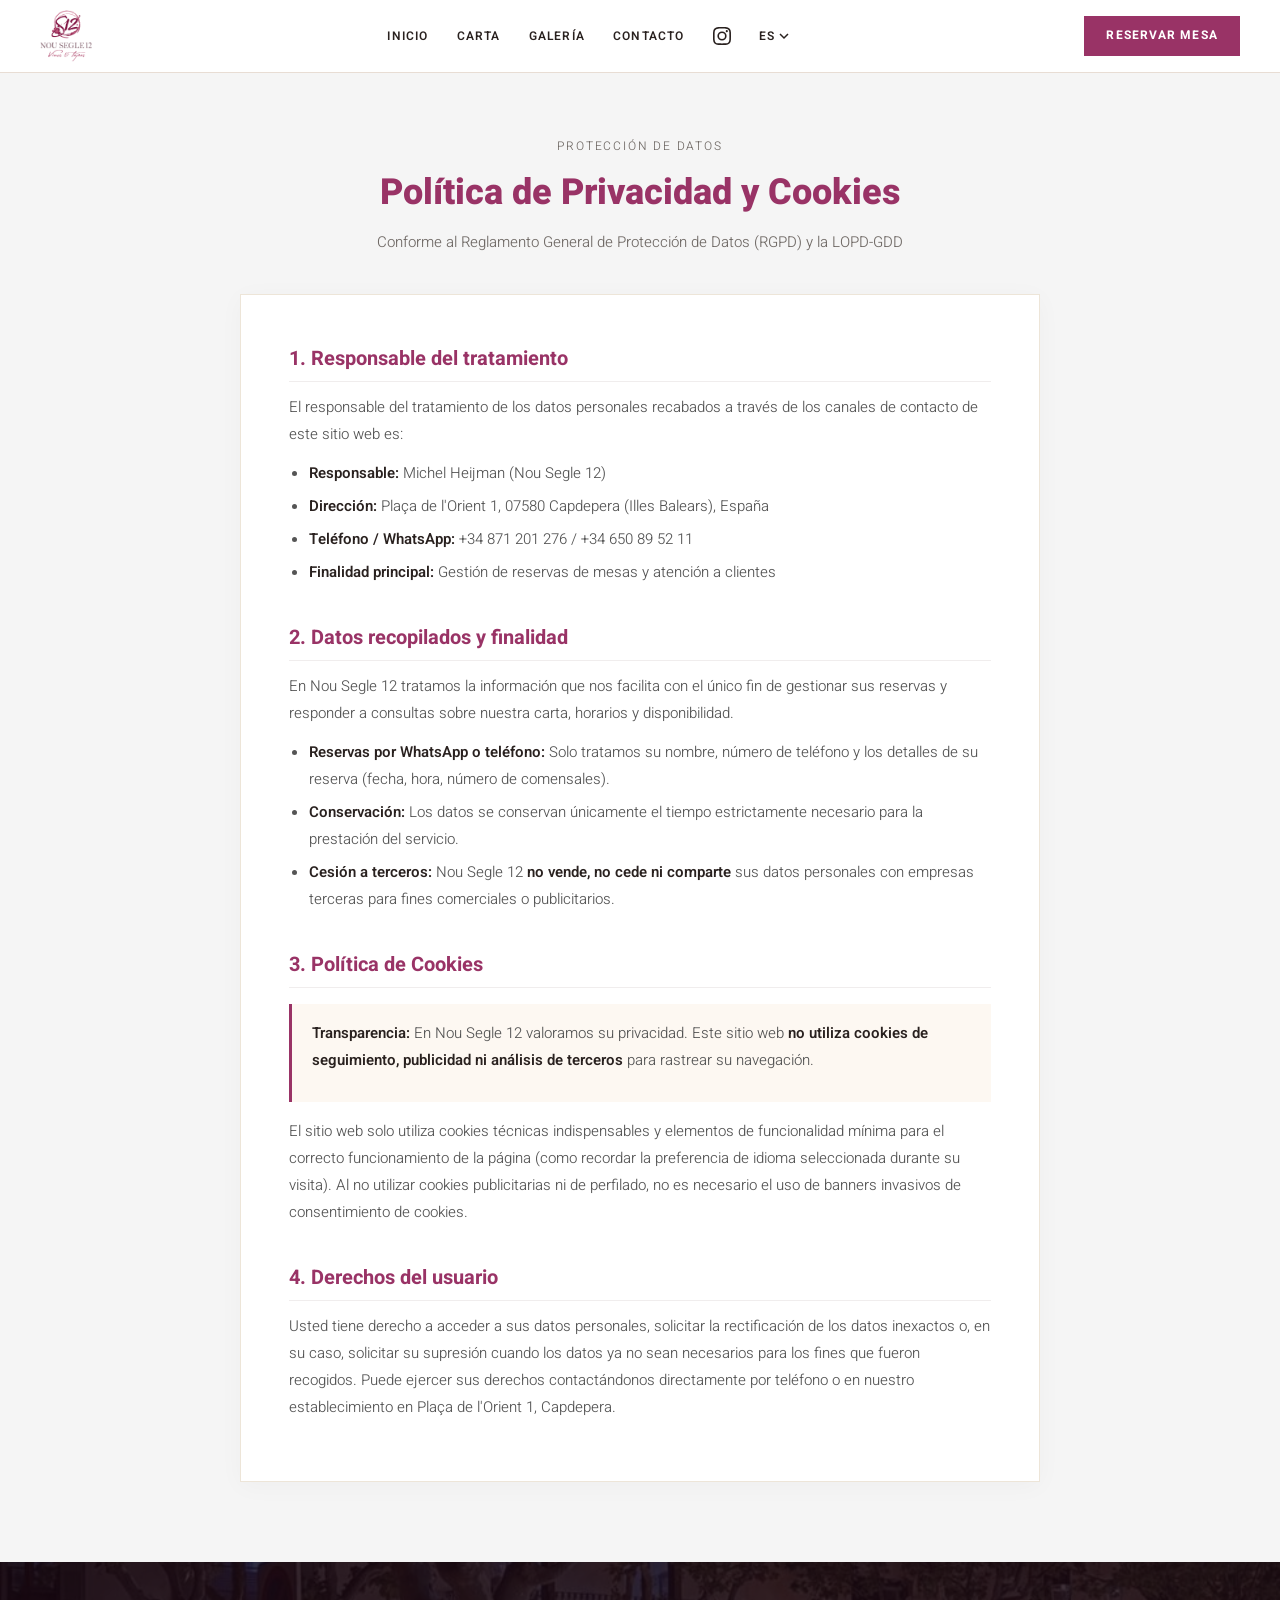
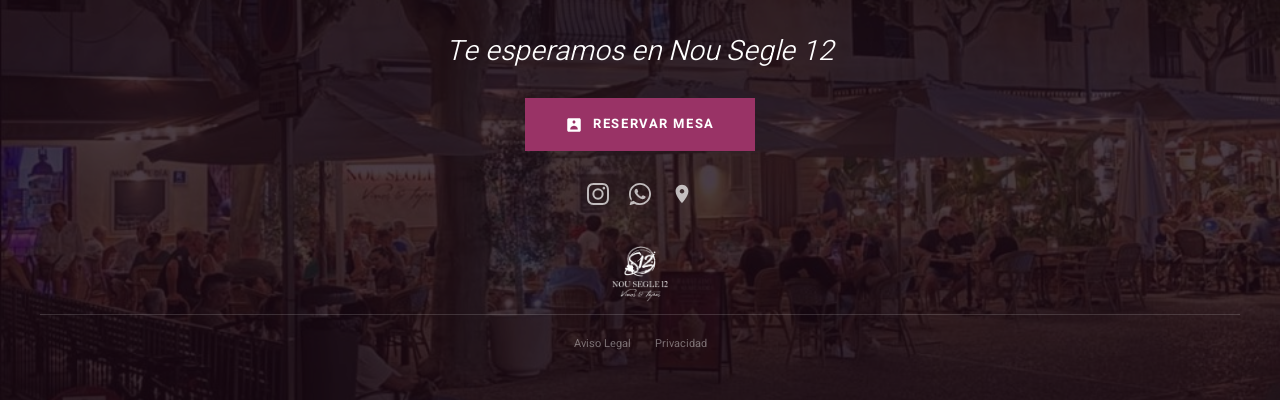
<file: privacidad.html>
<!DOCTYPE html>
<html lang="es">
<head>
  <meta charset="UTF-8">
  <meta name="viewport" content="width=device-width, initial-scale=1.0">
  <title>Política de Privacidad y Cookies — Nou Segle 12</title>
  <link rel="preconnect" href="https://fonts.googleapis.com">
  <link href="https://fonts.googleapis.com/css2?family=Heebo:wght@300;400;600;800&display=swap" rel="stylesheet">
  <link rel="stylesheet" href="style.css">
  <script src="translations.js" defer></script>
  <style>
    .legal-hero {
      padding: 64px 20px 40px;
      text-align: center;
    }
    .legal-hero h1 {
      font-size: 36px;
      font-weight: 800;
      color: #993366;
      margin-bottom: 8px;
    }
    .legal-hero p {
      font-size: 15px;
      color: #706A66;
      font-weight: 300;
    }
    .legal-container {
      max-width: 840px;
      margin: 0 auto 80px;
      padding: 0 20px;
    }
    .legal-card {
      background: #ffffff;
      border-radius: 0;
      padding: 48px;
      box-shadow: 0 4px 24px rgba(0,0,0,0.03);
      border: 1px solid #ede5d8;
    }
    .legal-section {
      margin-bottom: 36px;
    }
    .legal-section:last-child {
      margin-bottom: 0;
    }
    .legal-section h2 {
      font-size: 20px;
      font-weight: 700;
      color: #993366;
      margin-bottom: 12px;
      padding-bottom: 6px;
      border-bottom: 1px solid #f0eded;
    }
    .legal-section p, .legal-section ul {
      font-size: 15px;
      color: #555555;
      line-height: 1.8;
      font-weight: 300;
      margin-bottom: 12px;
    }
    .legal-section ul {
      padding-left: 20px;
    }
    .legal-section li {
      margin-bottom: 6px;
    }
    .legal-section strong {
      font-weight: 600;
      color: #29211F;
    }
    .cookie-highlight {
      background: #fdf8f2;
      border-left: 3px solid #993366;
      padding: 16px 20px;
      border-radius: 0;
      margin: 16px 0;
    }
    @media (max-width: 768px) {
      .legal-card {
        padding: 28px 20px;
      }
      .legal-hero h1 {
        font-size: 28px;
      }
    }
  </style>
</head>
<body>

  <!-- ==================== NAVIGATIE ==================== -->
  <nav class="nav-v2 nav-solid">
    <div class="nav-v2-inner">
      <a href="index.html" class="nav-v2-logo">
        <img src="Brand_assets/Images/Nousegle12_logo.png" alt="Nou Segle 12">
      </a>
      <button class="nav-v2-toggle" aria-label="Menu" id="navToggle">
        <span></span><span></span><span></span>
      </button>
      <ul class="nav-v2-links" id="navLinks">
        <li><a href="index.html" data-i18n="nav_home">Inicio</a></li>

        <li><a href="carta.html" data-i18n="nav_carta">Nuestra cocina</a></li>
        <li><a href="index.html#galeria" data-i18n="nav_galeria">Galería</a></li>
        <li><a href="contacto.html" data-i18n="nav_contacto">Contacto</a></li>
        <li class="nav-icon">
          <a href="https://www.instagram.com/nou_segle_12/" target="_blank" rel="noopener" aria-label="Instagram">
            <svg viewBox="0 0 24 24" fill="currentColor"><path d="M12 2.163c3.204 0 3.584.012 4.85.07 3.252.148 4.771 1.691 4.919 4.919.058 1.265.069 1.645.069 4.849 0 3.205-.012 3.584-.069 4.849-.149 3.225-1.664 4.771-4.919 4.919-1.266.058-1.644.07-4.85.07-3.204 0-3.584-.012-4.849-.07-3.26-.149-4.771-1.699-4.919-4.92-.058-1.265-.07-1.644-.07-4.849 0-3.204.013-3.583.07-4.849.149-3.227 1.664-4.771 4.919-4.919 1.266-.057 1.645-.069 4.849-.069zM12 0C8.741 0 8.333.014 7.053.072 2.695.272.273 2.69.073 7.052.014 8.333 0 8.741 0 12c0 3.259.014 3.668.072 4.948.2 4.358 2.618 6.78 6.98 6.98C8.333 23.986 8.741 24 12 24c3.259 0 3.668-.014 4.948-.072 4.354-.2 6.782-2.618 6.979-6.98.059-1.28.073-1.689.073-4.948 0-3.259-.014-3.667-.072-4.947-.196-4.354-2.617-6.78-6.979-6.98C15.668.014 15.259 0 12 0zm0 5.838a6.162 6.162 0 100 12.324 6.162 6.162 0 000-12.324zM12 16a4 4 0 110-8 4 4 0 010 8zm6.406-11.845a1.44 1.44 0 100 2.881 1.44 1.44 0 000-2.881z"/></svg>
          </a>
        </li>
        <li class="lang-dropdown">
          <button class="lang-dropdown-toggle"><span class="lang-code">ES</span><svg viewBox="0 0 10 6"><path d="M1 1l4 4 4-4" stroke="currentColor" stroke-width="1.5" fill="none"/></svg></button>
          <div class="lang-dropdown-menu">
            <a href="#" data-lang="es" class="active">ES</a>
            <a href="#" data-lang="de">DE</a>
            <a href="#" data-lang="en">EN</a>
            <a href="#" data-lang="fr">FR</a>
          </div>
        </li>
      </ul>
      <div class="nav-v2-btn-wrap">
        <a href="https://wa.me/34650895211?text=Hola!%20Quisiera%20reservar%20una%20mesa%20para%20%5Bn%C2%BA%20personas%5D%20personas%2C%20el%20d%C3%ADa%20%5Bfecha%5D%20a%20las%20%5Bhora%5D.%20A%20nombre%20de%3A%20%5Bnombre%5D.%20%C2%A1Gracias!" target="_blank" rel="noopener" class="nav-v2-btn" data-i18n-href="whatsapp_href_reservar">
          <span data-i18n="btn_reservar_mesa">Reservar mesa</span>
        </a>
      </div>
    </div>
  </nav>

  <!-- ==================== HEADER ==================== -->
  <div class="legal-hero">
    <span class="section-label" data-i18n="priv_label">Protección de datos</span>
    <h1 data-i18n="priv_title">Política de Privacidad y Cookies</h1>
    <p data-i18n="priv_sub">Conforme al Reglamento General de Protección de Datos (RGPD) y la LOPD-GDD</p>
  </div>

  <!-- ==================== INHOUD ==================== -->
  <div class="legal-container">
    <div class="legal-card">

      <div class="legal-section">
        <h2 data-i18n="priv_sec1_title">1. Responsable del tratamiento</h2>
        <p data-i18n="priv_sec1_body">El responsable del tratamiento de los datos personales recabados a través de los canales de contacto de este sitio web es:</p>
        <ul>
          <li data-i18n="priv_sec1_li1" data-i18n-html><strong>Responsable:</strong> Michel Heijman (Nou Segle 12)</li>
          <li data-i18n="priv_sec1_li2" data-i18n-html><strong>Dirección:</strong> Plaça de l'Orient 1, 07580 Capdepera (Illes Balears), España</li>
          <li data-i18n="priv_sec1_li3" data-i18n-html><strong>Teléfono / WhatsApp:</strong> +34 871 201 276 / +34 650 89 52 11</li>
          <li data-i18n="priv_sec1_li4" data-i18n-html><strong>Finalidad principal:</strong> Gestión de reservas de mesas y atención a clientes</li>
        </ul>
      </div>

      <div class="legal-section">
        <h2 data-i18n="priv_sec2_title">2. Datos recopilados y finalidad</h2>
        <p data-i18n="priv_sec2_body">En Nou Segle 12 tratamos la información que nos facilita con el único fin de gestionar sus reservas y responder a consultas sobre nuestra carta, horarios y disponibilidad.</p>
        <ul>
          <li data-i18n="priv_sec2_li1" data-i18n-html><strong>Reservas por WhatsApp o teléfono:</strong> Solo tratamos su nombre, número de teléfono y los detalles de su reserva (fecha, hora, número de comensales).</li>
          <li data-i18n="priv_sec2_li2" data-i18n-html><strong>Conservación:</strong> Los datos se conservan únicamente el tiempo estrictamente necesario para la prestación del servicio.</li>
          <li data-i18n="priv_sec2_li3" data-i18n-html><strong>Cesión a terceros:</strong> Nou Segle 12 <strong>no vende, no cede ni comparte</strong> sus datos personales con empresas terceras para fines comerciales o publicitarios.</li>
        </ul>
      </div>

      <div class="legal-section" id="cookies">
        <h2 data-i18n="priv_sec3_title">3. Política de Cookies</h2>
        <div class="cookie-highlight">
          <p data-i18n="priv_cookies_summary" data-i18n-html><strong>Transparencia:</strong> En Nou Segle 12 valoramos su privacidad. Este sitio web <strong>no utiliza cookies de seguimiento, publicidad ni análisis de terceros</strong> para rastrear su navegación.</p>
        </div>
        <p data-i18n="priv_cookies_detail">El sitio web solo utiliza cookies técnicas indispensables y elementos de funcionalidad mínima para el correcto funcionamiento de la página (como recordar la preferencia de idioma seleccionada durante su visita). Al no utilizar cookies publicitarias ni de perfilado, no es necesario el uso de banners invasivos de consentimiento de cookies.</p>
      </div>

      <div class="legal-section">
        <h2 data-i18n="priv_sec4_title">4. Derechos del usuario</h2>
        <p data-i18n="priv_sec4_body">Usted tiene derecho a acceder a sus datos personales, solicitar la rectificación de los datos inexactos o, en su caso, solicitar su supresión cuando los datos ya no sean necesarios para los fines que fueron recogidos. Puede ejercer sus derechos contactándonos directamente por teléfono o en nuestro establecimiento en Plaça de l'Orient 1, Capdepera.</p>
      </div>

    </div>
  </div>

  <!-- ==================== FOOTER ==================== -->
  <footer class="footer-final">
    <div class="footer-final-bg" style="background-image:url('Brand_assets/Images/Sfeer_foto.jpg');"></div>
    <div class="footer-final-overlay"></div>
    <div class="footer-final-content">
      <p class="footer-final-cta" data-i18n="footer_cta">Te esperamos en Nou Segle 12</p>
      <a href="https://wa.me/34650895211?text=Hola!%20Quisiera%20reservar%20una%20mesa%20para%20%5Bn%C2%BA%20personas%5D%20personas%2C%20el%20d%C3%ADa%20%5Bfecha%5D%20a%20las%20%5Bhora%5D.%20A%20nombre%20de%3A%20%5Bnombre%5D.%20%C2%A1Gracias!" target="_blank" rel="noopener" class="footer-final-btn" data-i18n-href="whatsapp_href_reservar">
        <svg width="18" height="18" viewBox="0 0 24 24" fill="currentColor"><path d="M19 3H5c-1.1 0-2 .9-2 2v14c0 1.1.9 2 2 2h14c1.1 0 2-.9 2-2V5c0-1.1-.9-2-2-2zm-7 3c1.1 0 2 .9 2 2s-.9 2-2 2-2-.9-2-2 .9-2 2-2zm5 12H7v-1c0-2.67 3.33-4 5-4s5 1.33 5 4v1z"/></svg>
        <span data-i18n="btn_reservar_mesa">Reservar mesa</span>
      </a>
      <div class="footer-final-icons">
        <a href="https://www.instagram.com/nou_segle_12/" target="_blank" rel="noopener" aria-label="Instagram">
          <svg width="22" height="22" viewBox="0 0 24 24" fill="currentColor"><path d="M12 2.163c3.204 0 3.584.012 4.85.07 3.252.148 4.771 1.691 4.919 4.919.058 1.265.069 1.645.069 4.849 0 3.205-.012 3.584-.069 4.849-.149 3.225-1.664 4.771-4.919 4.919-1.266.058-1.644.07-4.85.07-3.204 0-3.584-.012-4.849-.07-3.26-.149-4.771-1.699-4.919-4.92-.058-1.265-.07-1.644-.07-4.849 0-3.204.013-3.583.07-4.849.149-3.227 1.664-4.771 4.919-4.919 1.266-.057 1.645-.069 4.849-.069zM12 0C8.741 0 8.333.014 7.053.072 2.695.272.273 2.69.073 7.052.014 8.333 0 8.741 0 12c0 3.259.014 3.668.072 4.948.2 4.358 2.618 6.78 6.98 6.98C8.333 23.986 8.741 24 12 24c3.259 0 3.668-.014 4.948-.072 4.354-.2 6.782-2.618 6.979-6.98.059-1.28.073-1.689.073-4.948 0-3.259-.014-3.667-.072-4.947-.196-4.354-2.617-6.78-6.979-6.98C15.668.014 15.259 0 12 0zm0 5.838a6.162 6.162 0 100 12.324 6.162 6.162 0 000-12.324zM12 16a4 4 0 110-8 4 4 0 010 8zm6.406-11.845a1.44 1.44 0 100 2.881 1.44 1.44 0 000-2.881z"/></svg>
        </a>
        <a href="https://wa.me/34650895211" target="_blank" rel="noopener" aria-label="WhatsApp">
          <svg width="22" height="22" viewBox="0 0 24 24" fill="currentColor"><path d="M17.472 14.382c-.297-.149-1.758-.867-2.03-.967-.273-.099-.471-.148-.67.15-.197.297-.767.966-.94 1.164-.173.199-.347.223-.644.075-.297-.15-1.255-.463-2.39-1.475-.883-.788-1.48-1.761-1.653-2.059-.173-.297-.018-.458.13-.606.134-.133.298-.347.446-.52.149-.174.198-.298.298-.497.099-.198.05-.371-.025-.52-.075-.149-.669-1.612-.916-2.207-.242-.579-.487-.5-.669-.51-.173-.008-.371-.01-.57-.01-.198 0-.52.074-.792.372-.272.297-1.04 1.016-1.04 2.479 0 1.462 1.065 2.875 1.213 3.074.149.198 2.096 3.2 5.077 4.487.709.306 1.262.489 1.694.625.712.227 1.36.195 1.871.118.571-.085 1.758-.719 2.006-1.413.248-.694.248-1.289.173-1.413-.074-.124-.272-.198-.57-.347z"/><path d="M12 0C5.373 0 0 5.373 0 12c0 2.625.846 5.059 2.284 7.034L.789 23.492a.5.5 0 00.611.611l4.458-1.495A11.944 11.944 0 0012 24c6.627 0 12-5.373 12-12S18.627 0 12 0zm0 22c-2.37 0-4.567-.818-6.3-2.187l-.44-.362-3.2 1.073 1.073-3.2-.362-.44A9.955 9.955 0 012 12C2 6.486 6.486 2 12 2s10 4.486 10 10-4.486 10-10 10z"/></svg>
        </a>
        <a href="https://maps.google.com/?q=Nou+Segle+12,+Plaça+de+l'Orient+1,+07580+Capdepera,+Mallorca" target="_blank" rel="noopener" aria-label="Ubicación">
          <svg width="22" height="22" viewBox="0 0 24 24" fill="currentColor"><path d="M12 2C8.13 2 5 5.13 5 9c0 5.25 7 13 7 13s7-7.75 7-13c0-3.87-3.13-7-7-7zm0 9.5c-1.38 0-2.5-1.12-2.5-2.5s1.12-2.5 2.5-2.5 2.5 1.12 2.5 2.5-1.12 2.5-2.5 2.5z"/></svg>
        </a>
      </div>
      <img src="Brand_assets/Images/Nousegle12_logo.png" alt="Nou Segle 12" class="footer-final-logo">
      <div class="footer-final-legal">
        <a href="aviso-legal.html" data-i18n="footer_legal">Aviso Legal</a>
        <a href="privacidad.html" data-i18n="footer_privacy">Privacidad</a>
      </div>
    </div>
  </footer>

</body>
</html>
</file>
<file: style.css>
/* ============================================
   Nou Segle 12 — Shared Stylesheet
   ============================================ */

/* --- Reset & Base --- */
*, *::before, *::after {
  margin: 0;
  padding: 0;
  box-sizing: border-box;
}

html {
  scroll-behavior: smooth;
}

body {
  font-family: 'Heebo', sans-serif;
  font-weight: 400;
  font-size: 16px;
  line-height: 1.6;
  color: #29211F;
  background: #F5F5F5;
}

img {
  display: block;
  max-width: 100%;
  height: auto;
}

a {
  text-decoration: none;
  color: inherit;
}

/* --- Container --- */
.container {
  max-width: 1100px;
  margin: 0 auto;
  padding-left: 40px;
  padding-right: 40px;
}

/* --- Navigatie --- */
.nav {
  background: transparent;
  border-bottom: none;
  padding: 20px 40px;
  position: absolute;
  top: 0;
  left: 0;
  right: 0;
  z-index: 100;
}

.nav--solid {
  background: #F5F5F5;
  border-bottom: 1px solid #e8ddd4;
  padding: 10px 40px;
  position: sticky;
}

.nav--transparent .nav-links a,
.nav--transparent .lang-switch a {
  color: rgba(255,255,255,0.9);
}

.nav--transparent .nav-links a:hover,
.nav--transparent .nav-links a.active,
.nav--transparent .lang-switch a:hover,
.nav--transparent .lang-switch a.active {
  color: #AF3B75;
}

.nav--transparent .nav-toggle span {
  background: #ffffff;
}

.nav-inner {
  max-width: 1100px;
  margin: 0 auto;
  display: flex;
  justify-content: space-between;
  align-items: center;
}

.nav-logo img {
  height: 48px;
}

.nav-links {
  display: flex;
  align-items: center;
  gap: 32px;
  list-style: none;
}

.nav-links a {
  font-size: 14px;
  font-weight: 400;
  color: #29211F;
  transition: color 0.2s;
}

.nav-links a:hover,
.nav-links a.active {
  color: #993366;
}

.lang-switch {
  display: flex;
  gap: 8px;
  font-size: 12px;
  font-weight: 300;
  color: #706A66;
}

.lang-switch a {
  color: #706A66;
  transition: color 0.2s;
}

.lang-switch a:hover,
.lang-switch a.active {
  color: #993366;
  font-weight: 600;
}

/* --- Hero --- */
.hero {
  position: relative;
  height: 100vh;
  min-height: 560px;
  overflow: hidden;
  display: flex;
  align-items: flex-end;
  margin-top: 0;
}

.hero-media {
  position: absolute;
  inset: 0;
  z-index: 0;
}

.hero-media img,
.hero-media video {
  width: 100%;
  height: 100%;
  object-fit: cover;
}

.hero-media[style*="background-image"] {
  background-size: cover;
  background-position: center center;
  background-repeat: no-repeat;
}

.hero-overlay {
  position: absolute;
  inset: 0;
  background: linear-gradient(
    to top,
    rgba(153, 51, 102, 0.6) 0%,
    rgba(153, 51, 102, 0.1) 50%,
    transparent 100%
  );
  z-index: 1;
}

.hero-content {
  position: relative;
  z-index: 2;
  padding: 48px;
}

.hero-content h1 {
  font-size: 52px;
  font-weight: 800;
  color: #ffffff;
  line-height: 1.1;
  margin-bottom: 8px;
}

.hero-content .hero-sub {
  font-size: 36px;
  font-weight: 300;
  color: #ffffff;
  margin-bottom: 24px;
  line-height: 1.2;
  font-style: italic;
}

/* --- Knoppen --- */
.btn-whatsapp {
  display: inline-flex;
  align-items: center;
  gap: 8px;
  background: #993366;
  color: #ffffff;
  font-family: 'Heebo', sans-serif;
  font-weight: 600;
  font-size: 14px;
  padding: 14px 32px;
  border-radius: 0;
  border: none;
  cursor: pointer;
  transition: background 0.2s;
}

.btn-whatsapp:hover {
  background: #AF3B75;
}

.btn-whatsapp svg {
  width: 18px;
  height: 18px;
  fill: #ffffff;
}

.btn-secundair {
  display: inline-block;
  color: #993366;
  font-family: 'Heebo', sans-serif;
  font-weight: 600;
  font-size: 14px;
  padding: 12px 28px;
  border-radius: 0;
  border: 2px solid #993366;
  transition: background 0.2s, color 0.2s;
}

.btn-secundair:hover {
  background: #993366;
  color: #ffffff;
}

.btn-link {
  color: #993366;
  font-weight: 600;
  font-size: 14px;
  border-bottom: 1px solid #993366;
  padding-bottom: 2px;
  transition: color 0.2s;
}

.btn-link:hover {
  color: #AF3B75;
  border-color: #AF3B75;
}

/* --- Sectietitels --- */
.section-label {
  font-size: 12px;
  font-weight: 300;
  letter-spacing: 0.15em;
  text-transform: uppercase;
  color: #706A66;
  margin-bottom: 8px;
  display: block;
}

.section-title {
  font-size: 28px;
  font-weight: 600;
  color: #AF3B75;
  margin-bottom: 16px;
}

/* --- Michel sectie --- */
.michel {
  padding: 80px 40px;
}

.michel-inner {
  max-width: 1100px;
  margin: 0 auto;
  display: grid;
  grid-template-columns: 1fr 1fr;
  gap: 64px;
  align-items: center;
}

.michel-foto {
  position: relative;
  border-radius: 12px;
  overflow: hidden;
}

.michel-foto img,
.michel-foto video {
  width: 100%;
  aspect-ratio: 4 / 5;
  object-fit: cover;
}

/* Placeholder styling */
.placeholder {
  background: #d8c8c8;
  display: flex;
  align-items: center;
  justify-content: center;
  color: #706A66;
  font-size: 14px;
  font-weight: 300;
  text-align: center;
  padding: 20px;
}

.placeholder--hero {
  width: 100%;
  height: 100%;
}

.placeholder--portrait {
  width: 100%;
  aspect-ratio: 4 / 5;
  border-radius: 12px;
}

.placeholder--square {
  width: 100%;
  aspect-ratio: 1;
  border-radius: 4px;
}

.placeholder--landscape {
  width: 100%;
  aspect-ratio: 16 / 9;
  border-radius: 8px;
}

.michel-tekst h2 {
  font-size: 32px;
  font-weight: 800;
  color: #AF3B75;
  margin: 8px 0 16px;
}

.michel-tekst p {
  color: #29211F;
  line-height: 1.7;
  margin-bottom: 24px;
}

/* --- Video showcase sectie --- */
.video-showcase {
  padding: 72px 0 64px;
}

.video-showcase-header {
  max-width: 1100px;
  margin: 0 auto;
  padding: 0 40px 32px;
}

.video-showcase-header h2 {
  font-size: 28px;
  font-weight: 800;
  color: #AF3B75;
  margin-bottom: 0;
}

.video-main-wrap {
  max-width: 420px;
  margin: 0 auto 20px;
  padding: 0 40px;
}

.video-main-inner {
  border-radius: 12px;
  overflow: hidden;
  background: #1a1a1a;
}

.video-main-inner iframe,
.video-main-inner video {
  width: 100%;
  aspect-ratio: 9 / 16;
  display: block;
  border: none;
  object-fit: cover;
}

.video-grid-wrap {
  max-width: 1100px;
  margin: 0 auto;
  padding: 0 40px;
}

.video-grid {
  display: grid;
  grid-template-columns: repeat(6, 1fr);
  gap: 12px;
}

.video-grid-item {
  border-radius: 8px;
  overflow: hidden;
  background: #1a1a1a;
}

.video-grid-item iframe,
.video-grid-item video {
  width: 100%;
  aspect-ratio: 9 / 16;
  display: block;
  border: none;
  object-fit: cover;
}

/* --- Galerij --- */
.galerij {
  padding: 48px 40px 64px;
}

.galerij-inner {
  max-width: 1100px;
  margin: 0 auto;
}

.galerij-header {
  margin-bottom: 24px;
}

.galerij-grid {
  display: grid;
  grid-template-columns: repeat(3, 1fr);
  gap: 8px;
}

.galerij-grid img,
.galerij-grid .placeholder {
  width: 100%;
  aspect-ratio: 1;
  object-fit: cover;
  border-radius: 4px;
}

/* --- ¿Quieres ver más? --- */
.quieres-ver-mas {
  padding: 48px 40px;
  text-align: center;
}

.quieres-inner {
  max-width: 700px;
  margin: 0 auto;
}

.quieres-inner h3 {
  font-size: 22px;
  font-weight: 600;
  color: #AF3B75;
  margin-bottom: 24px;
}

.quieres-grid {
  display: grid;
  grid-template-columns: repeat(4, 1fr);
  gap: 16px;
}

.quieres-item {
  display: block;
  text-align: center;
  transition: opacity 0.2s;
}

.quieres-item:hover {
  opacity: 0.8;
}

.quieres-item .placeholder {
  border-radius: 8px;
  aspect-ratio: 1;
  margin-bottom: 8px;
}

.quieres-item span {
  font-size: 13px;
  font-weight: 600;
  color: #AF3B75;
}

/* --- Quiénes somos (homepage) --- */
.quienes-home {
  padding: 72px 40px;
  background: #F5F5F5;
}

.quienes-home-inner {
  max-width: 800px;
  margin: 0 auto;
  text-align: center;
}

.quienes-home-inner h2 {
  font-size: 28px;
  font-weight: 800;
  color: #AF3B75;
  margin: 8px 0 24px;
}

.quienes-home-inner p {
  font-size: 16px;
  line-height: 1.8;
  color: #29211F;
}

/* --- Un lugar para todos --- */
.lugar-para-todos {
  position: relative;
  min-height: 400px;
  display: flex;
  align-items: center;
  justify-content: center;
  text-align: center;
  overflow: hidden;
}

.lugar-media {
  position: absolute;
  inset: 0;
  background-size: cover;
  background-position: center;
  background-repeat: no-repeat;
}

.lugar-overlay {
  position: absolute;
  inset: 0;
  background: rgba(153, 51, 102, 0.55);
}

.lugar-content {
  position: relative;
  z-index: 1;
  padding: 80px 40px;
  color: #ffffff;
  max-width: 700px;
}

.lugar-content h2 {
  font-size: 32px;
  font-weight: 800;
  margin-bottom: 16px;
}

.lugar-content p {
  font-size: 18px;
  font-weight: 300;
  line-height: 1.7;
  color: rgba(255,255,255,0.9);
}

/* --- Team (homepage) --- */
.team-home {
  padding: 72px 40px;
}

.team-home-inner {
  max-width: 1100px;
  margin: 0 auto;
  text-align: center;
}

.team-home-inner h2 {
  font-size: 28px;
  font-weight: 800;
  color: #AF3B75;
  margin: 8px 0 40px;
}

.team-grid {
  display: grid;
  grid-template-columns: repeat(4, 1fr);
  gap: 32px;
}

.team-member img {
  width: 100%;
  aspect-ratio: 3 / 4;
  object-fit: cover;
  border-radius: 10px;
  margin-bottom: 12px;
}

.team-member h4 {
  font-size: 16px;
  font-weight: 600;
  color: #AF3B75;
  margin-bottom: 4px;
}

.team-member p {
  font-size: 13px;
  color: #706A66;
  font-weight: 300;
}

/* --- Sectie scheiding --- */
.divider {
  border: none;
  border-top: 1px solid #e8ddd4;
  margin: 0 auto;
  max-width: 1100px;
}

/* --- Praktisch blok --- */
.praktisch {
  padding: 64px 40px;
  background: #F5F5F5;
}

.praktisch-inner {
  max-width: 1100px;
  margin: 0 auto;
  display: grid;
  grid-template-columns: 1fr 1fr 1fr;
  gap: 40px;
  align-items: start;
}

.praktisch-item h3 {
  font-size: 18px;
  font-weight: 600;
  color: #AF3B75;
  margin-bottom: 12px;
}

.praktisch-item p {
  font-size: 15px;
  color: #29211F;
  line-height: 1.6;
}

.praktisch-item .highlight {
  color: #993366;
  font-weight: 600;
}

.praktisch-cta {
  text-align: center;
  padding-top: 32px;
  grid-column: 1 / -1;
}

/* --- Video sectie --- */
.video-section {
  padding: 48px 40px;
}

.video-section-inner {
  max-width: 1100px;
  margin: 0 auto;
  border-radius: 12px;
  overflow: hidden;
}

.video-section video,
.video-section .placeholder {
  width: 100%;
  aspect-ratio: 16 / 9;
  object-fit: cover;
}

/* --- Sfeer-band (parallax) --- */
.sfeer-band {
  background-image: url('Brand_assets/Images/Sfeer_foto.jpg');
  background-size: cover;
  background-position: center;
  background-attachment: fixed;
  position: relative;
  padding: 80px 40px;
  display: flex;
  align-items: center;
  justify-content: center;
  text-align: center;
}

.sfeer-band::before {
  content: '';
  position: absolute;
  inset: 0;
  background: rgba(153, 51, 102, 0.55);
}

.sfeer-band-content {
  position: relative;
  z-index: 1;
  color: #ffffff;
}

.sfeer-band-content p {
  font-size: 22px;
  font-weight: 300;
  font-style: italic;
  line-height: 1.6;
  max-width: 700px;
  margin: 0 auto 24px;
  color: rgba(255,255,255,0.93);
}

.sfeer-band-content .sfeer-naam {
  font-size: 13px;
  letter-spacing: 0.15em;
  text-transform: uppercase;
  color: #AF3B75;
  font-weight: 300;
}

/* --- Reviews sectie --- */
.reviews-sectie {
  padding: 72px 40px;
  background: #F5F5F5;
}

.reviews-inner {
  max-width: 1100px;
  margin: 0 auto;
}

.reviews-header {
  text-align: center;
  margin-bottom: 40px;
}

.reviews-header h2 {
  font-size: 28px;
  font-weight: 800;
  color: #AF3B75;
  margin-bottom: 8px;
}

.reviews-sterren-totaal {
  display: flex;
  align-items: center;
  justify-content: center;
  gap: 10px;
  margin-top: 8px;
}

.reviews-sterren-totaal .sterren {
  color: #f4b400;
  font-size: 20px;
  letter-spacing: 2px;
}

.reviews-sterren-totaal .score {
  font-size: 14px;
  color: #706A66;
  font-weight: 300;
}

.reviews-grid {
  display: grid;
  grid-template-columns: repeat(3, 1fr);
  gap: 24px;
}

.review-kaart {
  background: #ffffff;
  border: 1px solid #e8ddd4;
  border-radius: 12px;
  padding: 28px;
}

.review-sterren {
  color: #f4b400;
  font-size: 16px;
  letter-spacing: 2px;
  margin-bottom: 12px;
}

.review-tekst {
  font-size: 15px;
  color: #29211F;
  line-height: 1.7;
  font-style: italic;
  margin-bottom: 20px;
}

.review-auteur {
  display: flex;
  align-items: center;
  gap: 12px;
}

.review-avatar {
  width: 40px;
  height: 40px;
  border-radius: 50%;
  background: #d8c8c8;
  display: flex;
  align-items: center;
  justify-content: center;
  font-size: 16px;
  font-weight: 600;
  color: #993366;
  flex-shrink: 0;
}

.review-naam {
  font-size: 14px;
  font-weight: 600;
  color: #29211F;
}

.review-datum {
  font-size: 12px;
  color: #706A66;
  font-weight: 300;
}

/* --- Footer --- */
.footer {
  border-top: 1px solid #e8ddd4;
  padding: 24px 40px;
  font-size: 12px;
  color: #706A66;
}

.footer-content {
  max-width: 1100px;
  margin: 0 auto;
  display: flex;
  justify-content: space-between;
  align-items: center;
  flex-wrap: wrap;
  gap: 16px;
}

.footer-links {
  display: flex;
  gap: 16px;
}

.footer-links a {
  color: #706A66;
  transition: color 0.2s;
}

.footer-links a:hover {
  color: #993366;
}

.footer-social {
  display: flex;
  gap: 12px;
}

.footer-social a {
  color: #706A66;
  transition: color 0.2s;
}

.footer-social a:hover {
  color: #993366;
}

.footer-social svg {
  width: 20px;
  height: 20px;
}

/* --- Donkere footer met CTA --- */
.footer--dark {
  position: relative;
  border-top: none;
  padding: 0;
  color: #ffffff;
  overflow: hidden;
}

.footer-bg {
  position: absolute;
  inset: 0;
  background-size: cover;
  background-position: center;
  background-repeat: no-repeat;
}

.footer-dark-overlay {
  position: absolute;
  inset: 0;
  background: rgba(40, 10, 30, 0.8);
}

.footer-dark-content {
  position: relative;
  z-index: 1;
  max-width: 600px;
  margin: 0 auto;
  padding: 64px 40px;
  text-align: center;
}

.footer-logo {
  height: 64px;
  margin: 0 auto 20px;
}

.footer-info {
  margin-bottom: 32px;
}

.footer-nombre {
  font-size: 20px;
  font-weight: 600;
  margin-bottom: 8px;
}

.footer-info p {
  font-size: 14px;
  color: rgba(255,255,255,0.75);
  line-height: 1.6;
  margin-bottom: 4px;
}

.footer-cta-text {
  font-size: 22px;
  font-weight: 600;
  color: #ffffff;
  margin-bottom: 20px;
}

.footer--dark .btn-whatsapp {
  margin-bottom: 32px;
}

.footer-bottom {
  padding-top: 24px;
  border-top: 1px solid rgba(255,255,255,0.15);
  display: flex;
  flex-direction: column;
  align-items: center;
  gap: 12px;
}

.footer--dark .footer-social a {
  color: rgba(255,255,255,0.6);
}

.footer--dark .footer-social a:hover {
  color: #AF3B75;
}

.footer--dark .footer-links a {
  color: rgba(255,255,255,0.5);
  font-size: 12px;
}

.footer--dark .footer-links a:hover {
  color: #AF3B75;
}

.footer-copy {
  font-size: 11px;
  color: rgba(255,255,255,0.4);
}

/* --- Hamburger menu (mobiel) --- */
.nav-toggle {
  display: none;
  background: none;
  border: none;
  cursor: pointer;
  padding: 8px;
  border-radius: 6px;
  z-index: 101;
}

.nav-toggle span {
  display: block;
  width: 24px;
  height: 2.5px;
  background: #29211F;
  margin: 5px 0;
  border-radius: 2px;
  transition: transform 0.25s ease, opacity 0.25s ease, background 0.25s ease;
}

.nav-toggle.open span:nth-child(1) {
  transform: translateY(7.5px) rotate(45deg);
  background: #AF3B75 !important;
}
.nav-toggle.open span:nth-child(2) {
  opacity: 0;
}
.nav-toggle.open span:nth-child(3) {
  transform: translateY(-7.5px) rotate(-45deg);
  background: #AF3B75 !important;
}

/* --- Nav V2 (shared across all pages) --- */
.nav-v2 {
  background: transparent;
  border-bottom: none;
  padding: 0 40px;
  position: absolute;
  top: 0;
  left: 0;
  right: 0;
  z-index: 200;
  transition: background 0.3s, border-color 0.3s;
}
.nav-v2.scrolled {
  position: fixed;
  background: #ffffff;
  border-bottom: 1px solid #e8ddd4;
}
.nav-v2.nav-solid {
  position: sticky;
  top: 0;
  background: #ffffff;
  border-bottom: 1px solid #e8ddd4;
}
.nav-v2.scrolled .nav-v2-logo-naam,
.nav-v2.nav-solid .nav-v2-logo-naam { color: #29211F; }
.nav-v2.scrolled .nav-v2-logo-sub,
.nav-v2.nav-solid .nav-v2-logo-sub { color: #706A66; }
.nav-v2.scrolled .nav-v2-links a,
.nav-v2.nav-solid .nav-v2-links a { color: #29211F; }
.nav-v2.scrolled .nav-v2-links a:hover,
.nav-v2.scrolled .nav-v2-links a.active,
.nav-v2.nav-solid .nav-v2-links a:hover,
.nav-v2.nav-solid .nav-v2-links a.active { color: #993366; }
.nav-v2.scrolled .nav-v2-links .nav-icon a,
.nav-v2.nav-solid .nav-v2-links .nav-icon a { color: #29211F; }
.nav-v2.scrolled .nav-v2-toggle span,
.nav-v2.nav-solid .nav-v2-toggle span { background: #29211F; }
.nav-v2-inner {
  max-width: 1200px;
  margin: 0 auto;
  display: flex;
  align-items: center;
  justify-content: space-between;
  height: 72px;
}
.nav-v2-logo {
  display: flex;
  align-items: center;
  gap: 10px;
  text-decoration: none;
}
.nav-v2-logo img {
  height: 52px;
  width: auto;
}
.nav-v2-logo-tekst {
  line-height: 1.2;
}
.nav-v2-logo-naam {
  font-size: 13px;
  font-weight: 800;
  color: #ffffff;
  letter-spacing: 0.05em;
  text-transform: uppercase;
}
.nav-v2-logo-sub {
  font-size: 11px;
  font-weight: 300;
  color: rgba(255,255,255,0.75);
  font-style: italic;
}
.nav-v2-links {
  display: flex;
  align-items: center;
  gap: 28px;
  list-style: none;
}
.nav-v2-links a {
  font-size: 12px;
  font-weight: 600;
  letter-spacing: 0.1em;
  text-transform: uppercase;
  color: rgba(255,255,255,0.9);
  text-decoration: none;
  transition: color 0.2s;
}
.nav-v2-links a:hover,
.nav-v2-links a.active {
  color: #ffffff;
}
.nav-v2-links .nav-icon a {
  color: rgba(255,255,255,0.9);
  display: flex;
  align-items: center;
}
.nav-v2-links .nav-icon a svg {
  width: 18px;
  height: 18px;
}
/* Language dropdown */
.lang-dropdown {
  position: relative;
}
.lang-dropdown-toggle {
  font-size: 12px;
  font-weight: 600;
  letter-spacing: 0.1em;
  text-transform: uppercase;
  color: rgba(255,255,255,0.9);
  cursor: pointer;
  display: flex;
  align-items: center;
  gap: 4px;
  background: none;
  border: none;
  font-family: 'Heebo', sans-serif;
  padding: 4px 0;
  transition: color 0.2s;
}
.lang-dropdown-toggle:hover { color: #ffffff; }
.lang-dropdown-toggle svg { width: 10px; height: 10px; transition: transform 0.2s; }
.lang-dropdown.open .lang-dropdown-toggle svg { transform: rotate(180deg); }
.nav-v2.scrolled .lang-dropdown-toggle,
.nav-v2.nav-solid .lang-dropdown-toggle { color: #29211F; }
.nav-v2.scrolled .lang-dropdown-toggle:hover,
.nav-v2.nav-solid .lang-dropdown-toggle:hover { color: #993366; }
.lang-dropdown-menu {
  display: none;
  position: absolute;
  top: calc(100% + 8px);
  right: 0;
  background: #ffffff;
  border: 1px solid #e8ddd4;
  box-shadow: 0 4px 16px rgba(0,0,0,0.1);
  min-width: 48px;
  z-index: 300;
}
.lang-dropdown.open .lang-dropdown-menu { display: block; }
.lang-dropdown-menu a {
  display: block;
  padding: 8px 16px;
  font-size: 12px;
  font-weight: 400;
  color: #29211F !important;
  letter-spacing: 0.1em;
  text-transform: uppercase;
  transition: background 0.15s, color 0.15s;
}
.lang-dropdown-menu a:hover { background: #F5F5F5; color: #993366 !important; }
.lang-dropdown-menu a.active { font-weight: 700; color: #993366 !important; }
.nav-v2-btn {
  display: inline-flex;
  align-items: center;
  gap: 8px;
  background: #993366;
  color: #ffffff;
  font-size: 12px;
  font-weight: 700;
  letter-spacing: 0.1em;
  text-transform: uppercase;
  padding: 10px 22px;
  border-radius: 0;
  text-decoration: none;
  transition: background 0.2s;
  white-space: nowrap;
}
.nav-v2-btn:hover {
  background: #AF3B75;
}
.nav-v2-toggle {
  display: none;
  background: none;
  border: none;
  cursor: pointer;
  padding: 8px;
}
.nav-v2-toggle span {
  display: block;
  width: 24px;
  height: 2px;
  background: #29211F;
  margin: 5px 0;
  border-radius: 2px;
  transition: all 0.25s;
}

/* --- Footer Final (shared across all pages) --- */
.footer-final {
  position: relative;
  overflow: hidden;
  text-align: center;
}
.footer-final-bg {
  position: absolute;
  inset: 0;
  background-size: cover;
  background-position: center;
}
.footer-final-overlay {
  position: absolute;
  inset: 0;
  background: rgba(25, 8, 20, 0.78);
}
.footer-final-content {
  position: relative;
  z-index: 1;
  padding: 72px 40px 48px;
  color: #ffffff;
}
.footer-final-cta {
  font-size: 28px;
  font-weight: 300;
  font-style: italic;
  color: #ffffff;
  margin-bottom: 28px;
  line-height: 1.3;
}
.footer-final-btn {
  display: inline-flex;
  align-items: center;
  gap: 10px;
  background: #993366;
  color: #ffffff;
  font-size: 13px;
  font-weight: 700;
  letter-spacing: 0.12em;
  text-transform: uppercase;
  padding: 16px 40px;
  border-radius: 0;
  text-decoration: none;
  transition: background 0.2s;
  margin-bottom: 32px;
}
.footer-final-btn:hover { background: #AF3B75; }
.footer-final-icons {
  display: flex;
  justify-content: center;
  gap: 20px;
  margin-bottom: 32px;
}
.footer-final-icons a {
  color: rgba(255,255,255,0.7);
  transition: color 0.2s;
}
.footer-final-icons a:hover { color: #ffffff; }
.footer-final-logo {
  height: 56px;
  margin: 0 auto 12px;
  display: block;
  filter: brightness(0) invert(1);
}
.footer-final-naam {
  font-size: 14px;
  font-weight: 800;
  letter-spacing: 0.2em;
  color: #ffffff;
  margin-bottom: 4px;
}
.footer-final-sub {
  font-size: 12px;
  font-weight: 300;
  font-style: italic;
  color: rgba(255,255,255,0.7);
  margin-bottom: 8px;
}
.footer-final-ciudad {
  font-size: 11px;
  font-weight: 300;
  letter-spacing: 0.2em;
  color: rgba(255,255,255,0.5);
  margin-bottom: 24px;
}
.footer-final-legal {
  display: flex;
  justify-content: center;
  gap: 24px;
  padding-top: 20px;
  border-top: 1px solid rgba(255,255,255,0.15);
}
.footer-final-legal a {
  font-size: 11px;
  color: rgba(255,255,255,0.4);
  text-decoration: none;
}
.footer-final-legal a:hover { color: rgba(255,255,255,0.8); }

/* ============================================
   Responsive
   ============================================ */
@media (max-width: 768px) {
  .nav {
    padding: 14px 20px;
  }
  .nav--solid {
    padding: 12px 20px;
  }

  .nav-toggle {
    display: block;
  }

  .nav-links {
    display: none;
    flex-direction: column;
    position: absolute;
    top: 100%;
    left: 0;
    right: 0;
    background: #ffffff;
    border-bottom: 1px solid #e8ddd4;
    padding: 24px 20px;
    gap: 16px;
    box-shadow: 0 16px 32px rgba(0, 0, 0, 0.12);
    z-index: 999;
  }

  .nav-links.open {
    display: flex;
    animation: navFadeIn 0.2s ease-out;
  }

  @keyframes navFadeIn {
    from {
      opacity: 0;
      transform: translateY(-6px);
    }
    to {
      opacity: 1;
      transform: translateY(0);
    }
  }

  .nav--transparent .nav-links a,
  .nav-links a {
    color: #29211F !important;
    font-size: 16px;
    font-weight: 500;
    padding: 8px 0;
    width: 100%;
    text-align: center;
    display: block;
  }

  .nav--transparent .nav-links a:hover,
  .nav--transparent .nav-links a.active,
  .nav-links a:hover,
  .nav-links a.active {
    color: #993366 !important;
    font-weight: 700;
  }

  .lang-switch {
    width: 100%;
    justify-content: center;
    padding-top: 14px;
    margin-top: 4px;
    border-top: 1px solid #ede5df;
    gap: 14px;
  }

  .nav--transparent .lang-switch a,
  .lang-switch a {
    color: #706A66 !important;
    font-size: 14px;
    padding: 4px 8px;
    width: auto;
  }

  .nav--transparent .lang-switch a:hover,
  .nav--transparent .lang-switch a.active,
  .lang-switch a:hover,
  .lang-switch a.active {
    color: #993366 !important;
    font-weight: 700;
  }

  .hero {
    height: 75vh;
    min-height: 440px;
  }

  .hero-content {
    padding: 32px 20px 40px;
  }

  .hero-content h1 {
    font-size: 32px;
  }

  .hero-content .hero-sub {
    font-size: 24px;
  }

  .container {
    padding-left: 20px;
    padding-right: 20px;
  }

  .michel {
    padding: 48px 20px;
  }

  .michel-inner {
    grid-template-columns: 1fr;
    gap: 32px;
  }

  .galerij {
    padding: 32px 20px;
  }

  .galerij-grid {
    grid-template-columns: repeat(2, 1fr);
    gap: 10px;
  }

  .praktisch {
    padding: 48px 20px;
  }

  .praktisch-inner {
    grid-template-columns: 1fr;
    gap: 32px;
  }

  .video-section {
    padding: 32px 20px;
  }

  .video-showcase-header {
    padding: 0 20px 20px;
  }

  .video-main-wrap {
    padding: 0 20px;
  }

  .video-grid-wrap {
    padding: 0 20px;
  }

  .video-grid {
    grid-template-columns: repeat(2, 1fr);
    gap: 10px;
  }

  .quieres-ver-mas {
    padding: 32px 20px;
  }

  .quieres-grid {
    grid-template-columns: repeat(2, 1fr);
    gap: 12px;
  }

  .quienes-home {
    padding: 48px 20px;
  }

  .lugar-content {
    padding: 48px 20px;
  }

  .lugar-content h2 {
    font-size: 24px;
  }

  .team-home {
    padding: 48px 20px;
  }

  .team-grid {
    grid-template-columns: repeat(2, 1fr);
    gap: 20px;
  }

  .footer-dark-content {
    padding: 48px 20px;
  }

  .footer-content {
    flex-direction: column;
    text-align: center;
    gap: 16px;
  }

  .reviews-sectie {
    padding: 48px 20px;
  }

  .reviews-grid {
    grid-template-columns: 1fr;
    gap: 16px;
  }

  .sfeer-band {
    background-attachment: scroll;
    padding: 64px 20px;
  }

  .btn-whatsapp {
    width: 100%;
    justify-content: center;
    padding: 14px 20px;
  }

  /* Nav V2 mobile */
  .nav-v2 { padding: 0 20px; }
  .nav-v2-links { display: none; }
  .nav-v2-btn-wrap { display: none; }
  .nav-v2-toggle { display: block; }
  .nav-v2-inner { height: 60px; }
  .nav-v2-links.open {
    display: flex;
    flex-direction: column;
    position: absolute;
    top: 60px;
    left: 0;
    right: 0;
    background: #ffffff;
    border-bottom: 1px solid #e8ddd4;
    padding: 20px;
    gap: 16px;
    z-index: 999;
    box-shadow: 0 8px 24px rgba(0,0,0,0.1);
  }
  .nav-v2-links.open a { color: #29211F; font-size: 14px; }
  .nav-v2-links.open a:hover,
  .nav-v2-links.open a.active { color: #993366; }
  .nav-v2-links.open .lang-dropdown {
    padding-top: 12px;
    border-top: 1px solid #ede5df;
    width: 100%;
    text-align: center;
  }
  .nav-v2-links.open .lang-dropdown-toggle { display: none !important; }
  .nav-v2-links.open .lang-dropdown-menu { display: flex !important; }
  .nav-v2-links.open .lang-dropdown-menu {
    position: static;
    box-shadow: none;
    border: none;
    display: flex;
    gap: 14px;
    justify-content: center;
    margin-top: 0;
  }

  .footer-final-cta { font-size: 22px; }
  .footer-final-content { padding: 48px 20px 32px; }
}
</file>
